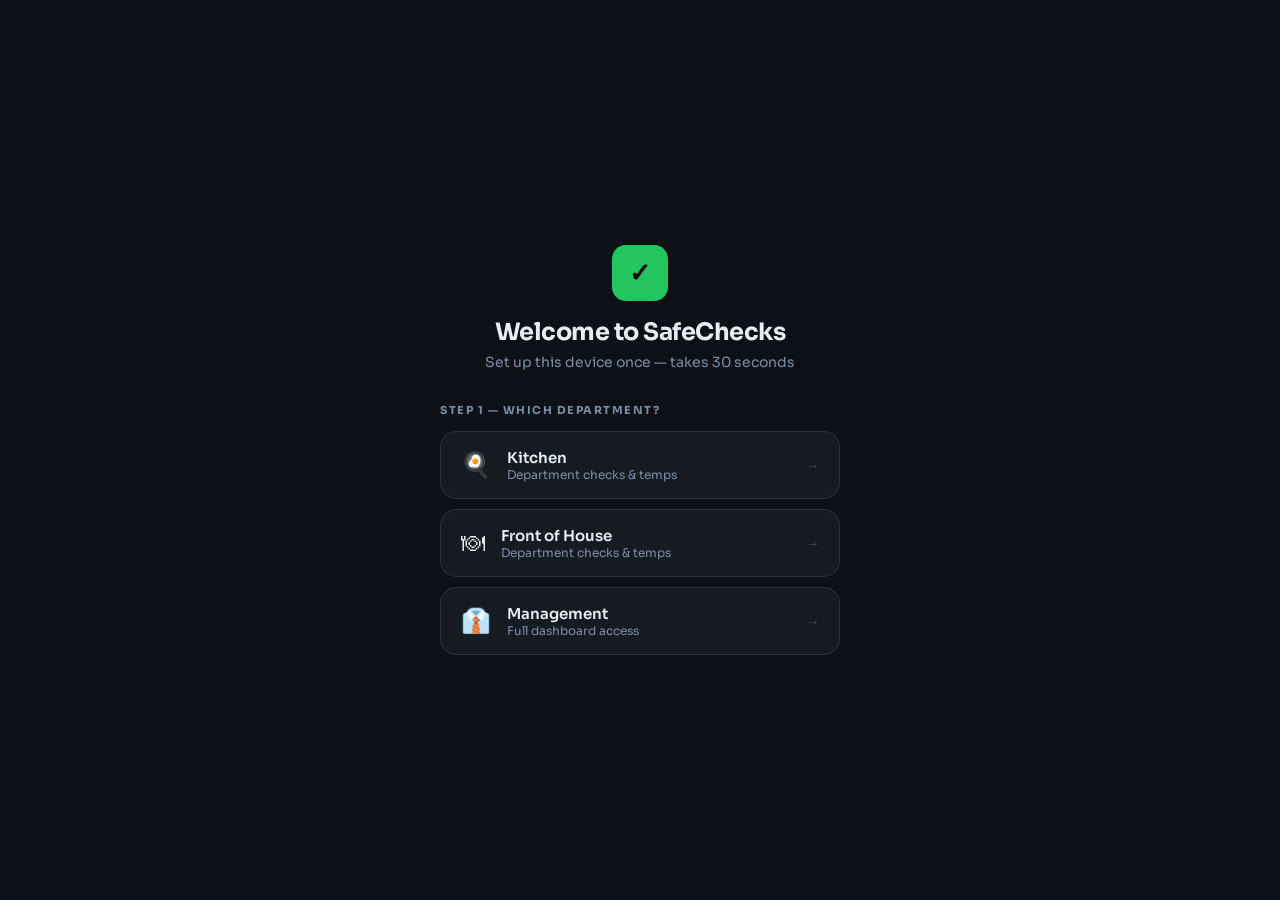
<file: index.html>
<!DOCTYPE html>
<html lang="en">
<head>
  <meta charset="UTF-8"/>
  <meta name="viewport" content="width=device-width, initial-scale=1.0, viewport-fit=cover"/>
  <meta name="theme-color" content="#0d1117"/>
  <meta name="mobile-web-app-capable" content="yes"/>
  <meta name="apple-mobile-web-app-capable" content="yes"/>
  <meta name="apple-mobile-web-app-status-bar-style" content="black-translucent"/>
  <meta name="apple-mobile-web-app-title" content="SafeChecks"/>
  <meta name="description" content="Restaurant food safety compliance — Kitchen, FOH, Management"/>
  <title>SafeChecks</title>
  <link rel="manifest" href="manifest.json"/>
  <link rel="apple-touch-icon" href="icons/icon-192.png"/>
  <link rel="icon" type="image/png" sizes="32x32" href="icons/favicon-32.png"/>
  <link rel="icon" type="image/png" sizes="16x16" href="icons/favicon-16.png"/>
  <link rel="preconnect" href="https://fonts.googleapis.com"/>
  <link rel="preconnect" href="https://fonts.gstatic.com" crossorigin/>
  <link href="https://fonts.googleapis.com/css2?family=DM+Mono:wght@400;500&family=Sora:wght@300;400;500;600;700&display=swap" rel="stylesheet"/>
  <link rel="stylesheet" href="css/style.css"/>
</head>
<body>

  <!-- HEADER -->
  <header class="app-header">
    <div class="header-inner">
      <div class="brand">
        <span class="brand-icon">✓</span>
        <span class="brand-name">SafeChecks</span>
      </div>
      <div class="header-right">
        <div id="sync-status" class="sync-status">
          <span class="sync-dot"></span>
          <span class="sync-label">Not connected</span>
        </div>
        <button id="btn-connect"    class="btn-connect"    onclick="connectGoogleSheets()">Connect Sheets</button>
        <button id="btn-disconnect" class="btn-disconnect hidden" onclick="disconnectSheets()">Disconnect</button>
      </div>
    </div>
  </header>

  <!-- NAV -->
  <nav class="tab-nav">
    <button class="tab-btn active" data-tab="dashboard" onclick="showTab('dashboard')"><span class="tab-icon">⌂</span><span class="tab-label">Dashboard</span></button>
    <button class="tab-btn" data-tab="opening"          onclick="showTab('opening')">  <span class="tab-icon">☀</span><span class="tab-label">Opening</span></button>
    <button class="tab-btn" data-tab="equipment"        onclick="showTab('equipment')"><span class="tab-icon">🌡</span><span class="tab-label">Equipment</span></button>
    <button class="tab-btn" data-tab="goods-in"         onclick="showTab('goods-in')"><span class="tab-icon">📦</span><span class="tab-label">Goods In</span></button>
    <button class="tab-btn" data-tab="probe"            onclick="showTab('probe')">    <span class="tab-icon">🍖</span><span class="tab-label">Probe</span></button>
    <button class="tab-btn" id="tab-btn-cleaning" data-tab="cleaning" onclick="showTab('cleaning')" style="display:none"><span class="tab-icon">◎</span><span class="tab-label">Cleaning</span></button>
    <button class="tab-btn" data-tab="tasks"            onclick="showTab('tasks')">    <span class="tab-icon">☑</span><span class="tab-label">Tasks</span></button>
    <button class="tab-btn" data-tab="closing"          onclick="showTab('closing')">  <span class="tab-icon">☽</span><span class="tab-label">Closing</span></button>
    <button class="tab-btn" data-tab="weekly"           onclick="showTab('weekly')">   <span class="tab-icon">▦</span><span class="tab-label">Weekly</span></button>
    <button class="tab-btn" data-tab="reports"          onclick="showTab('reports')">   <span class="tab-icon">📊</span><span class="tab-label">Reports</span></button>
    <button class="tab-btn" data-tab="history"          onclick="showTab('history')">  <span class="tab-icon">◷</span><span class="tab-label">History</span></button>
    <button class="tab-btn" data-tab="settings"         onclick="showSettingsTab()">   <span class="tab-icon">⚙</span><span class="tab-label">Settings</span></button>
  </nav>

  <main class="app-main">

    <!-- ═══════════════════════════════ DASHBOARD ═══ -->
    <section id="tab-dashboard" class="tab-section active">
      <div class="section-header">
        <h1 class="section-title">Today's Overview</h1>
        <p class="section-date" id="today-date"></p>
        <p class="section-date" id="dash-last-refresh" style="font-size:11px;opacity:0.5;margin-top:2px"></p>
      </div>
      <div id="dash-alerts" class="dash-alerts"></div>
      <div id="dashboard-grid"></div>
      <div id="weekly-review-panel"></div>
    </section>

    <!-- ═══════════════════════════════ OPENING ═════ -->
    <section id="tab-opening" class="tab-section">
      <div class="section-header">
        <h1 class="section-title">Opening Checks</h1>
        <p class="section-subtitle">Complete before service begins</p>
      </div>
      <form id="form-opening" class="checklist-form" onsubmit="return false">
        <!-- dept selector — shown for management only -->
        <div id="opening-dept-selector" class="dept-selector-bar" style="display:none">
          <span class="dept-bar-label">Submitting for:</span>
          <button class="dept-bar-btn active" data-dept="kitchen" onclick="setFormDept('opening','kitchen')">🍳 Kitchen</button>
          <button class="dept-bar-btn" data-dept="foh" onclick="setFormDept('opening','foh')">🍽 FOH</button>
        </div>
      <div id="opening-backdate-row" class="backdate-date-row" style="display:none">
        <span class="backdate-date-label">📅 Recording for</span><span class="backdate-date-badge">Backdated entry</span>
        <input type="date" id="opening-backdate-date" name="opening-backdate-date" class="backdate-date-input" autocomplete="off" onchange="onBackdateDateChange('opening', this)"/>
      </div>
        <div class="signed-by-group signed-by-top">
          <label class="notes-label">Signed off by</label>
          <select class="select-field signed-by-select" data-key="open_signed_by">
            <option value="">Select staff member...</option>
          </select>
        </div>
        <div id="opening-progress" class="draft-progress" style="display:none"></div>
        <div id="opening-banner" class="checklist-banner" style="display:none"></div>
        <!-- check groups injected by rebuildChecklist() -->
        <div class="notes-group">
          <label class="notes-label">Notes / Issues</label>
          <textarea class="notes-field" data-key="open_notes" placeholder="Any issues or comments..."></textarea>
        </div>
        <div class="form-actions">
          <button class="btn-submit" onclick="submitChecklist('opening')">
            <span>Finalise &amp; Submit</span><span class="btn-icon">→</span>
          </button>
        </div>
      </form>
    </section>

    <!-- ═══════════════════════════ EQUIPMENT TEMPS ═ -->
    <section id="tab-equipment" class="tab-section">
      <div class="section-header">
        <h1 class="section-title">Equipment Checks</h1>
        <p class="section-subtitle">Log temperatures for all equipment at once</p>
        <div id="equip-day-status" class="probe-day-status" style="margin-top:8px"></div>
      </div>
      <!-- dept selector — shown for management only, hidden via applyDeviceIdentity -->
      <div id="equip-dept-selector" class="dept-selector-bar" style="display:none">
        <span class="dept-bar-label">Viewing:</span>
        <button class="dept-bar-btn active" data-dept="kitchen" onclick="setFormDept('equipment','kitchen')">🍳 Kitchen</button>
        <button class="dept-bar-btn" data-dept="foh" onclick="setFormDept('equipment','foh')">🍽 FOH</button>
      </div>

      <div id="equipment-backdate-row" class="backdate-date-row" style="display:none">
        <span class="backdate-date-label">📅 Recording for</span><span class="backdate-date-badge">Backdated entry</span>
        <input type="date" id="equipment-backdate-date" name="equipment-backdate-date" class="backdate-date-input" autocomplete="off" onchange="onBackdateDateChange('equipment', this)"/>
      </div>
      <div class="temp-targets" style="margin:0 0 16px">
        <span class="target-chip">🧊 Fridge ≤5°C</span>
        <span class="target-chip">❄ Freezer ≤-18°C</span>
        <span class="target-chip">♨ Hot Hold ≥63°C</span>
        <span class="target-chip">🔥 Cooked ≥75°C</span>
      </div>

      <!-- Staff + probe fields -->
      <div class="equip-header-fields">
        <div class="field-group">
          <label>Logged by</label>
          <select class="select-field" id="equip-staff">
            <option value="">Select staff member...</option>
          </select>
        </div>
        <div class="field-group">
          <label>Probe / method used</label>
          <!-- EQUIPMENT TAB ONLY: Built-in Gauge + Infrared Gun
               DO NOT copy options from the Food Probe tab (id=probe-instrument).
               These two dropdowns are intentionally different. -->
          <select class="select-field" id="equip-probe">
            <option value="Built-in Gauge" selected>Built-in Gauge</option>
            <option value="Infrared Gun">Infrared Gun</option>
          </select>
        </div>
      </div>

      <!-- Equipment rows — built by buildEquipmentCheckUI() -->
      <div id="equip-check-list"></div>

      <!-- Today's log -->
      <div class="temp-log-display" style="margin-top:24px">
        <h3 class="group-title">Today's Equipment Readings</h3>
        <div class="temp-log-list" id="equip-log-list"></div>
      </div>
    </section>

    <!-- ══════════════════════════════════════════════════ GOODS IN ═════ -->
    <section id="tab-goods-in" class="tab-section">
      <div class="section-header">
        <h1 class="section-title">Goods In</h1>
        <p class="section-subtitle">Log deliveries and record temperatures</p>
      </div>

      <div id="goods-in-backdate-row" class="backdate-date-row" style="display:none">
        <span class="backdate-date-label">📅 Recording for</span><span class="backdate-date-badge">Backdated entry</span>
        <input type="date" id="goods-in-backdate-date" name="goods-in-backdate-date" class="backdate-date-input" autocomplete="off" onchange="onBackdateDateChange('goods-in', this)"/>
      </div>
      <!-- New delivery form -->
      <div id="gi-view-new">

        <div class="check-group" style="margin-bottom:12px">
          <h3 class="group-title">Supplier</h3>
          <div style="padding:12px 16px">
            <select class="select-field" id="gi-supplier">
              <option value="">Select supplier...</option>
            </select>
          </div>
        </div>

        <div class="check-group" style="margin-bottom:12px">
          <h3 class="group-title">Delivery Type</h3>
          <div class="gi-type-toggle">
            <button class="gi-type-btn gi-fresh-sel" id="gi-btn-fresh" onclick="setGIType('fresh')">
              <span class="gi-type-icon">&#x1F33F;</span>Fresh / Chilled
            </button>
            <button class="gi-type-btn" id="gi-btn-frozen" onclick="setGIType('frozen')">
              <span class="gi-type-icon">&#x2744;&#xFE0F;</span>Frozen
            </button>
            <button class="gi-type-btn" id="gi-btn-ambient" onclick="setGIType('ambient')">
              <span class="gi-type-icon">&#x1F4E6;</span>Ambient
            </button>
          </div>
        </div>

        <div class="check-group" id="gi-temp-panel" style="margin-bottom:12px">
          <h3 class="group-title">Delivery Temperature</h3>
          <div class="gi-temp-row">
            <button class="equip-stepper" type="button" onclick="stepGITemp(-1)">&#8722;</button>
            <input type="number" step="0.1" class="equip-temp-input gi-temp-input" id="gi-temp" placeholder="&#176;C"
              oninput="updateGITempHint(this.value)"/>
            <button class="equip-stepper" type="button" onclick="stepGITemp(+1)">+</button>
            <div class="gi-temp-hint" id="gi-temp-hint">&#8212;</div>
          </div>
        </div>

        <div class="check-group" style="margin-bottom:12px">
          <h3 class="group-title">Checks</h3>
          <div style="padding:12px 16px">
            <label class="gi-checkbox-row" onclick="toggleGIExpiry(this)">
              <div class="gi-checkbox" id="gi-expiry-box"></div>
              <div>
                <div style="font-size:14px;font-weight:600">Expiry dates checked</div>
                <div style="font-size:12px;color:var(--text-muted);margin-top:2px">All items within date on arrival</div>
              </div>
            </label>
          </div>
        </div>

        <div class="check-group" style="margin-bottom:12px">
          <h3 class="group-title">Outcome</h3>
          <div class="gi-outcome-btns">
            <button class="gi-outcome-btn gi-accept-sel" id="gi-btn-accept" onclick="setGIOutcome('accepted')">&#10003; Accepted</button>
            <button class="gi-outcome-btn" id="gi-btn-reject" onclick="setGIOutcome('rejected')">&#10007; Rejected</button>
          </div>
        </div>

        <div class="check-group" style="margin-bottom:12px">
          <h3 class="group-title">Notes <span style="font-weight:400;color:var(--text-muted)">(optional)</span></h3>
          <div style="padding:12px 16px">
            <textarea class="select-field" id="gi-notes" style="height:auto;min-height:52px;resize:vertical" rows="2"
              placeholder="e.g. 2 boxes rejected — use-by date tomorrow..."></textarea>
          </div>
        </div>

        <div class="check-group" style="margin-bottom:12px">
          <div style="padding:12px 16px;display:flex;align-items:center;gap:12px">
            <label style="font-size:13px;color:var(--text-muted);flex-shrink:0">Signed by</label>
            <select class="select-field" id="gi-signed-by" style="flex:1">
              <option value="">Select staff...</option>
            </select>
          </div>
        </div>

        <div style="padding:0 0 16px">
          <button class="btn-submit" onclick="submitGoodsIn()">
            <span>Submit Delivery Record</span><span class="btn-icon">&#8594;</span>
          </button>
        </div>

      </div>

      <!-- Today's log — always visible below form -->
      <div class="temp-log-display" style="margin-top:24px">
        <h3 class="group-title">Today's Deliveries <span id="gi-log-count" class="gi-count-badge" style="margin-left:6px"></span></h3>
        <div id="gi-log-list"></div>
      </div>

    </section>

    <!-- ═══════════════════════════════ FOOD PROBE ════ -->
    <section id="tab-probe" class="tab-section">
      <div class="section-header">
        <h1 class="section-title">Food Probe Checks</h1>
        <p class="section-subtitle">Core temperature of cooked food · ≥75°C to pass · min. 1 per day</p>
        <div id="food-probe-day-status" class="probe-day-status" style="margin-top:8px"></div>
      </div>

      <div class="temp-entry-form">
      <div id="probe-backdate-row" class="backdate-date-row" style="display:none">
        <span class="backdate-date-label">📅 Recording for</span><span class="backdate-date-badge">Backdated entry</span>
        <input type="date" id="probe-backdate-date" name="probe-backdate-date" class="backdate-date-input" autocomplete="off" onchange="onBackdateDateChange('probe', this)"/>
      </div>
        <div class="signed-by-group signed-by-top">
          <label class="notes-label">Logged by</label>
          <select class="select-field" id="probe-staff">
            <option value="">Select staff member...</option>
          </select>
        </div>
        <div class="temp-entry-grid">
          <div class="field-group" style="grid-column:span 2">
            <label>Product / Dish</label>
            <select class="select-field" id="probe-product">
              <option value="">Select product / dish...</option>
            </select>
          </div>
          <div class="field-group">
            <label>Core Temperature °C</label>
            <input type="number" class="text-field" id="probe-temp"
              placeholder="e.g. 78" step="0.1" min="0" max="150"/>
          </div>
          <div class="field-group">
            <label>Probe Used</label>
            <!-- FOOD PROBE TAB ONLY: Digital Probe 1, Digital Probe 2, Infrared Gun
                 DO NOT copy options from the Equipment tab (id=equip-probe).
                 These two dropdowns are intentionally different. -->
            <select class="select-field" id="probe-instrument">
              <option value="Digital Probe 1" selected>Digital Probe 1</option>
              <option value="Digital Probe 2">Digital Probe 2</option>
              <option value="Infrared Gun">Infrared Gun</option>
            </select>
          </div>
        </div>
        <div class="field-group" style="margin-bottom:14px" id="probe-action-group">
          <label>Corrective Action (if below 75°C)</label>
          <input type="text" class="text-field" id="probe-action"
            placeholder="e.g. Returned to oven, cooked further 5 mins..."/>
        </div>
        <div class="probe-cooling-wrap">
          <div class="probe-cooling-header">
            <span class="probe-cooling-icon">❄️</span>
            <label class="probe-cooling-label">Cooling time</label>
            <span class="probe-cooling-optional">optional</span>
          </div>
          <select class="select-field" id="probe-cooling-time">
            <option value="">— Served immediately</option>
            <option value="30 mins">30 mins</option>
            <option value="1 hr">1 hr</option>
            <option value="1 hr 30">1 hr 30</option>
            <option value="2 hrs">2 hrs</option>
            <option value="2 hrs 30">2 hrs 30</option>
            <option value="3 hrs">3 hrs</option>
            <option value="3 hrs 30">3 hrs 30</option>
            <option value="4 hrs">4 hrs</option>
          </select>
        </div>
        <button class="btn-submit" onclick="logFoodProbe()">
          <span>Log Food Probe Check</span><span class="btn-icon">+</span>
        </button>
      </div>

      <div class="temp-log-display" style="margin-top:24px">
        <h3 class="group-title">Today's Food Probe Readings</h3>
        <div class="temp-log-list" id="food-probe-log-list">
          <p class="empty-state">No food probe checks logged today yet.</p>
        </div>
      </div>
    </section>

    <!-- ═══════════════════════════════ CLEANING ════ -->
    <section id="tab-cleaning" class="tab-section">
      <div class="section-header">
        <h1 class="section-title">Cleaning Schedule</h1>
        <p class="section-subtitle">Your department's cleaning checklist</p>
      </div>
      <form id="form-cleaning" class="checklist-form" onsubmit="return false">
        <!-- dept selector — shown for management only -->
        <div id="cleaning-dept-selector" class="dept-selector-bar" style="display:none">
          <span class="dept-bar-label">Submitting for:</span>
          <button class="dept-bar-btn active" data-dept="kitchen" onclick="setFormDept('cleaning','kitchen')">🍳 Kitchen</button>
          <button class="dept-bar-btn" data-dept="foh" onclick="setFormDept('cleaning','foh')">🍽 FOH</button>
        </div>
        <div id="cleaning-backdate-row" class="backdate-date-row" style="display:none">
        <span class="backdate-date-label">📅 Recording for</span><span class="backdate-date-badge">Backdated entry</span>
        <input type="date" id="cleaning-backdate-date" name="cleaning-backdate-date" class="backdate-date-input" autocomplete="off" onchange="onBackdateDateChange('cleaning', this)"/>
      </div>
        <div class="signed-by-group signed-by-top">
          <label class="notes-label">Signed off by</label>
          <select class="select-field signed-by-select" data-key="clean_signed_by">
            <option value="">Select staff member...</option>
          </select>
        </div>
        <div id="cleaning-progress" class="draft-progress" style="display:none"></div>
        <div id="cleaning-banner" class="checklist-banner" style="display:none"></div>
        <!-- check groups injected by rebuildChecklist() -->
        <div class="notes-group">
          <label class="notes-label">Notes / Issues</label>
          <textarea class="notes-field" data-key="clean_notes" placeholder="Any issues or comments..."></textarea>
        </div>
        <div class="form-actions">
          <button class="btn-submit" onclick="submitChecklist('cleaning')">
            <span>Finalise &amp; Submit</span><span class="btn-icon">→</span>
          </button>
        </div>
      </form>
    </section>

    <!-- ═══════════════════════════════ CLOSING ═════ -->
    <section id="tab-closing" class="tab-section">
      <div class="section-header">
        <h1 class="section-title">Closing Checks</h1>
        <p class="section-subtitle">Complete before locking up</p>
      </div>
      <form id="form-closing" class="checklist-form" onsubmit="return false">
        <!-- dept selector — shown for management only -->
        <div id="closing-dept-selector" class="dept-selector-bar" style="display:none">
          <span class="dept-bar-label">Submitting for:</span>
          <button class="dept-bar-btn active" data-dept="kitchen" onclick="setFormDept('closing','kitchen')">🍳 Kitchen</button>
          <button class="dept-bar-btn" data-dept="foh" onclick="setFormDept('closing','foh')">🍽 FOH</button>
        </div>
      <div id="closing-backdate-row" class="backdate-date-row" style="display:none">
        <span class="backdate-date-label">📅 Recording for</span><span class="backdate-date-badge">Backdated entry</span>
        <input type="date" id="closing-backdate-date" name="closing-backdate-date" class="backdate-date-input" autocomplete="off" onchange="onBackdateDateChange('closing', this)"/>
      </div>
        <div class="signed-by-group signed-by-top">
          <label class="notes-label">Signed off by</label>
          <select class="select-field signed-by-select" data-key="close_signed_by">
            <option value="">Select staff member...</option>
          </select>
        </div>
        <div id="closing-progress" class="draft-progress" style="display:none"></div>
        <div id="closing-banner" class="checklist-banner" style="display:none"></div>
        <!-- check groups injected by rebuildChecklist() -->
        <!-- Undone weekly tasks — visible to management on Sat/Sun -->
        <div id="undone-tasks-section" style="display:none"></div>
        <div class="notes-group">
          <label class="notes-label">Notes / Issues</label>
          <textarea class="notes-field" data-key="close_notes" placeholder="Any issues or comments..."></textarea>
        </div>
        <div class="form-actions">
          <button class="btn-submit" onclick="submitChecklist('closing')">
            <span>Finalise &amp; Submit</span><span class="btn-icon">→</span>
          </button>
        </div>
      </form>
    </section>

    <!-- ═══════════════════════════════ WEEKLY ══════ -->
    <section id="tab-weekly" class="tab-section">
      <div class="section-header">
        <h1 class="section-title">Weekly Review</h1>
        <p class="section-subtitle">Manager compliance summary</p>
      </div>
      <div class="week-selector-bar">
        <label class="week-selector-label">Completing review for:</label>
        <select class="week-selector-select" id="weekly-week-select" onchange="onWeekSelectChange()">
          <option value="">Loading weeks...</option>
        </select>
      </div>
      <form id="form-weekly" class="checklist-form" onsubmit="return false">
        <!-- check groups injected by rebuildChecklist() -->
        <div class="notes-group">
          <label class="notes-label">Issues This Week</label>
          <textarea class="notes-field" data-key="weekly_issues" placeholder="Any issues, incidents or actions required..."></textarea>
        </div>
        <div class="notes-group">
          <label class="notes-label">Actions for Next Week</label>
          <textarea class="notes-field" data-key="weekly_actions" placeholder="Follow-up actions, maintenance, training..."></textarea>
        </div>
        <div class="rating-group">
          <label class="notes-label">Overall Compliance This Week</label>
          <div class="rating-buttons">
            <button type="button" class="rating-btn" onclick="setRating('Excellent',this)">Excellent</button>
            <button type="button" class="rating-btn" onclick="setRating('Good',this)">Good</button>
            <button type="button" class="rating-btn" onclick="setRating('Satisfactory',this)">Satisfactory</button>
            <button type="button" class="rating-btn" onclick="setRating('Needs Improvement',this)">Needs Improvement</button>
          </div>
        </div>
        <div class="signed-by-group">
          <label class="notes-label">Manager Sign-Off</label>
          <select class="select-field signed-by-select" data-key="weekly_signed_by">
            <option value="">Select staff member...</option>
          </select>
        </div>
        <div class="form-actions">
          <button class="btn-submit" onclick="submitChecklist('weekly')">
            <span>Submit Weekly Review</span><span class="btn-icon">→</span>
          </button>
        </div>
      </form>
    </section>

    <!-- ═══════════════════════════════ TASKS ══════ -->
    <section id="tab-tasks" class="tab-section">
      <div class="section-header">
        <h1 class="section-title">Weekly Tasks</h1>
        <p class="section-subtitle" id="tasks-week-label"></p>
      </div>
      <div class="tasks-legend">
        <span class="legend-item"><span class="legend-dot done"></span>Done</span>
        <span class="legend-item"><span class="legend-dot overdue"></span>Overdue</span>
        <span class="legend-item"><span class="legend-dot pending"></span>Pending</span>
      </div>
      <div id="tasks-week-view"></div>
    </section>

    <!-- ═══════════════════════════════ HISTORY ═════ -->
    <section id="tab-history" class="tab-section">
      <div class="section-header">
        <h1 class="section-title">History</h1>
        <p class="section-subtitle">Your department's compliance records</p>
      </div>
      <div class="history-quick-dates">
        <button class="quick-date-btn" onclick="setHistoryQuickDate('today')">Today</button>
        <button class="quick-date-btn" onclick="setHistoryQuickDate('yesterday')">Yesterday</button>
        <button class="quick-date-btn" onclick="setHistoryQuickDate('week')">This Week</button>
      </div>
      <div class="history-filters">
        <select class="select-field" id="history-type">
          <option value="all">All Check Types</option>
          <option value="opening">Opening Checks</option>
          <option value="temperature">Equipment Temperatures</option>
          <option value="food_probe">Food Probe Checks</option>
          <option value="cleaning">Cleaning Schedule</option>
          <option value="closing">Closing Checks</option>
          <option value="weekly">Weekly Review</option>
          <option value="task_completion">Tasks</option>
        </select>
        <input type="date" class="text-field" id="history-date-from" onchange="onHistoryFilterChange()"/>
        <input type="date" class="text-field" id="history-date-to" onchange="onHistoryFilterChange()"/>
        <button class="btn-filter" onclick="onHistoryFilterChange()">Filter</button>
      </div>
      <div class="history-actions">
        <button class="btn-export" onclick="exportToCSV()">⬇ Export CSV</button>
        <button class="btn-export btn-export-sheets" onclick="openSheetsUrl()">↗ View in Sheets</button>
      </div>
      <div id="history-list" class="history-list"></div>
    </section>

    <!-- ═══════════════════════════════ REPORTS ════ -->
    <section id="tab-reports" class="tab-section">
      <div class="section-header">
        <h1 class="section-title">Reports</h1>
        <p class="section-subtitle">Daily &amp; weekly compliance reports</p>
      </div>

      <!-- Mode switcher -->
      <div class="report-mode-bar">
        <button id="report-mode-daily" class="report-mode-btn active" onclick="switchReportMode('daily')">Daily Report</button>
        <button id="report-mode-weekly" class="report-mode-btn" onclick="switchReportMode('weekly')">Weekly Report</button>
        <button id="report-refresh-btn" class="report-print-btn" onclick="refreshReport()">↻ Refresh</button>
        <button class="report-print-btn" onclick="printReport()">🖨 Print</button>
        <button class="report-print-btn report-email-btn" onclick="openEmailModal()">✉ Email</button>
      </div>

      <!-- Email modal -->
      <div id="email-report-modal" style="display:none;position:fixed;inset:0;background:rgba(0,0,0,0.7);z-index:9999;align-items:center;justify-content:center">
        <div style="background:var(--bg-card);border:1px solid var(--border-light);border-radius:12px;padding:24px;width:90%;max-width:420px;box-shadow:0 8px 32px rgba(0,0,0,0.6)">
          <p style="margin:0 0 4px;font-weight:700;font-size:15px;color:var(--text)">Email Report</p>
          <p id="email-modal-subtitle" style="margin:0 0 16px;font-size:12px;color:var(--text-muted)"></p>
          <label style="font-size:12px;color:var(--text-dim);display:block;margin-bottom:6px">Recipients (comma-separated)</label>
          <textarea id="email-modal-recipients" class="text-field" rows="3" style="width:100%;box-sizing:border-box;font-size:13px;resize:vertical;background:var(--bg-input);color:var(--text);border:1px solid var(--border);border-radius:6px;padding:8px"></textarea>
          <div style="display:flex;gap:10px;margin-top:16px;justify-content:flex-end">
            <button class="btn-cancel" onclick="closeEmailModal()">Cancel</button>
            <button class="btn-submit" id="email-modal-send-btn" onclick="sendReportEmail()" style="min-width:80px">Send</button>
          </div>
        </div>
      </div>

      <!-- Daily controls -->
      <div id="report-daily-controls" class="report-controls" style="display:flex">
        <label class="report-control-label">Date</label>
        <input type="date" id="report-daily-date" class="text-field report-date-input" onchange="renderReport()"/>
      </div>

      <!-- Weekly controls -->
      <div id="report-weekly-controls" class="report-controls" style="display:none">
        <label class="report-control-label">Week</label>
        <select id="report-week-select" class="select-field report-week-select" onchange="renderReport()"></select>
      </div>

      <!-- Report output -->
      <div id="report-output" class="report-output"></div>
    </section>

    <!-- ═══════════════════════════════ SETTINGS ════ -->
    <section id="tab-settings" class="tab-section">
      <div class="section-header">
        <h1 class="section-title">Settings</h1>
        <p class="section-subtitle">Restaurant, departments, staff & checklists</p>
      </div>

      <div class="settings-tabs">
        <button class="settings-tab-btn active" data-settings-tab="restaurant" onclick="showSettingsSection('restaurant')">Restaurant</button>
        <button class="settings-tab-btn" data-settings-tab="trading"   onclick="showSettingsSection('trading')">Trading Days</button>
        <button class="settings-tab-btn" data-settings-tab="tasks-cfg"  onclick="showSettingsSection('tasks-cfg')">Tasks</button>
        <button class="settings-tab-btn" data-settings-tab="suppliers"  onclick="showSettingsSection('suppliers')">Suppliers</button>
        <button class="settings-tab-btn" data-settings-tab="staff"      onclick="showSettingsSection('staff')">Staff</button>
        <button class="settings-tab-btn" data-settings-tab="equipment"  onclick="showSettingsSection('equipment')">Equipment</button>
        <button class="settings-tab-btn" data-settings-tab="probes"     onclick="showSettingsSection('probes')">Probe Products</button>
        <button class="settings-tab-btn" data-settings-tab="checks"     onclick="showSettingsSection('checks')">Checklists</button>
        <button class="settings-tab-btn" data-settings-tab="email"     onclick="showSettingsSection('email')">Email Reports</button>
        <button class="settings-tab-btn" data-settings-tab="features"  onclick="showSettingsSection('features')">Features</button>
        <button class="settings-tab-btn" data-settings-tab="security"   onclick="showSettingsSection('security')">Security</button>
      </div>

      <!-- RESTAURANT -->
      <div id="settings-panel-restaurant" class="settings-panel active">
        <div class="check-group">
          <h3 class="group-title">Restaurant Information</h3>
          <div style="padding:16px 20px;display:flex;flex-direction:column;gap:14px">
            <div class="field-group">
              <label class="fl">Restaurant Name</label>
              <input type="text" id="set-restaurant-name" class="text-field" placeholder="My Restaurant"/>
            </div>
          </div>
        </div>
        <div class="check-group" style="margin-top:14px">
          <h3 class="group-title">🍳 Kitchen Hours</h3>
          <div style="padding:14px 20px;display:grid;grid-template-columns:1fr 1fr;gap:12px">
            <div class="field-group"><label class="fl">Opens</label><input type="time" id="set-kitchen-open" class="text-field"/></div>
            <div class="field-group"><label class="fl">Closes</label><input type="time" id="set-kitchen-close" class="text-field"/></div>
          </div>
        </div>
        <div class="check-group" style="margin-top:14px">
          <h3 class="group-title">🍽 Front of House Hours</h3>
          <div style="padding:14px 20px;display:grid;grid-template-columns:1fr 1fr;gap:12px">
            <div class="field-group"><label class="fl">Opens</label><input type="time" id="set-foh-open" class="text-field"/></div>
            <div class="field-group"><label class="fl">Closes</label><input type="time" id="set-foh-close" class="text-field"/></div>
          </div>
        </div>
        <div class="check-group" style="margin-top:14px">
          <h3 class="group-title">Display Theme</h3>
          <div class="theme-toggle-row">
            <div>
              <div class="theme-toggle-label">Interface colour</div>
              <div class="theme-toggle-sub">Per device — not synced</div>
            </div>
            <div class="theme-switcher">
              <button class="theme-btn" data-theme="dark"  onclick="setTheme('dark')">🌙 Dark</button>
              <button class="theme-btn" data-theme="light" onclick="setTheme('light')">☀ Light</button>
            </div>
          </div>
        </div>
        <div class="form-actions" style="margin-top:16px">
          <button class="btn-submit" onclick="saveRestaurantInfo()"><span>Save</span><span class="btn-icon">→</span></button>
        </div>
      </div>

      <!-- STAFF -->
      <div id="settings-panel-staff" class="settings-panel">
        <div class="check-group" style="margin-bottom:16px">
          <h3 class="group-title">Add New Staff Member</h3>
          <div style="padding:14px 20px;display:flex;flex-direction:column;gap:10px">
            <div style="display:grid;grid-template-columns:1fr 1fr;gap:10px">
              <div class="field-group">
                <label class="fl">Name</label>
                <input type="text" id="new-staff-name" class="text-field" placeholder="e.g. Jane Smith"/>
              </div>
              <div class="field-group">
                <label class="fl">Department</label>
                <select id="new-staff-dept" class="select-field">
                  <option value="kitchen">🍳 Kitchen</option>
                  <option value="foh">🍽 Front of House</option>
                  <option value="mgmt">👔 Management</option>
                </select>
              </div>
            </div>
            <div class="field-group">
              <label class="fl">Role</label>
              <select id="new-staff-role" class="select-field">
                <option value="Manager">Manager</option>
                <option value="Head Chef">Head Chef</option>
                <option value="Chef">Chef</option>
                <option value="Sous Chef">Sous Chef</option>
                <option value="Kitchen Porter">Kitchen Porter</option>
                <option value="FOH Supervisor">FOH Supervisor</option>
                <option value="Front of House">Front of House</option>
                <option value="Bar">Bar</option>
                <option value="Supervisor">Supervisor</option>
              </select>
            </div>
            <button class="btn-submit" style="padding:12px" onclick="addStaff()"><span>Add Staff Member</span><span class="btn-icon">+</span></button>
          </div>
        </div>
        <div class="check-group">
          <h3 class="group-title">Staff by Department</h3>
          <div id="staff-list"></div>
        </div>
      </div>

      <!-- EQUIPMENT -->
      <div id="settings-panel-equipment" class="settings-panel">
        <div class="check-group" style="margin-bottom:16px">
          <h3 class="group-title">Add Equipment / Location</h3>
          <div style="padding:14px 20px;display:flex;flex-direction:column;gap:10px">
            <div class="field-group">
              <label class="fl">Name</label>
              <input type="text" id="new-equip-name" class="text-field" placeholder="e.g. Prep Fridge 3"/>
            </div>
            <div style="display:grid;grid-template-columns:1fr 1fr;gap:10px">
              <div class="field-group">
                <label class="fl">Type</label>
                <select id="new-equip-type" class="select-field">
                  <option value="fridge">🧊 Fridge (1–5°C)</option>
                  <option value="freezer">❄ Freezer (-18°C)</option>
                  <option value="oven">🔥 Oven / Cooking (75°C+)</option>
                  <option value="hothold">♨ Hot Hold (63°C+)</option>
                  <option value="other">⊕ Other</option>
                </select>
              </div>
              <div class="field-group">
                <label class="fl">Department</label>
                <select id="new-equip-dept" class="select-field">
                  <option value="kitchen">🍳 Kitchen</option>
                  <option value="foh">🍽 Front of House</option>
                  <option value="shared">📦 Shared</option>
                </select>
              </div>
            </div>
            <button class="btn-submit" style="padding:12px" onclick="addEquipment()"><span>Add Equipment</span><span class="btn-icon">+</span></button>
          </div>
        </div>
        <div class="check-group">
          <h3 class="group-title">Equipment by Department</h3>
          <div id="equipment-list"></div>
        </div>
      </div>

      <!-- PROBE PRODUCTS -->
      <div id="settings-panel-probes" class="settings-panel">
        <p style="font-size:13px;color:var(--text-muted);margin-bottom:16px;line-height:1.5">
          🍖 Kitchen only — staff select from this list when logging food probe checks. Keeps records consistent.
        </p>
        <div class="check-group" style="margin-bottom:16px">
          <h3 class="group-title">Add Product / Dish</h3>
          <div style="padding:14px 20px;display:flex;gap:10px">
            <input type="text" id="new-probe-product" class="text-field"
              placeholder="e.g. Chicken thigh, Pork belly..." style="flex:1"/>
            <button class="btn-filter" onclick="addProbeProduct()">+ Add</button>
          </div>
        </div>
        <div class="check-group">
          <h3 class="group-title">Products List</h3>
          <div id="probe-product-list"></div>
        </div>
      </div>

      <!-- SUPPLIERS -->
      <div id="settings-panel-suppliers" class="settings-panel">
        <p style="font-size:13px;color:var(--text-muted);margin-bottom:16px;line-height:1.5">
          📦 Suppliers listed here appear in the Goods In delivery dropdown. Keeps records consistent.
        </p>
        <div class="check-group" style="margin-bottom:16px">
          <h3 class="group-title">Add Supplier</h3>
          <div style="padding:14px 20px;display:flex;gap:10px">
            <input type="text" id="new-supplier" class="text-field"
              placeholder="e.g. Fresh Direct Ltd…" style="flex:1"/>
            <button class="btn-filter" onclick="addSupplier()">+ Add</button>
          </div>
        </div>
        <div class="check-group">
          <h3 class="group-title">Supplier List</h3>
          <div id="supplier-list"></div>
        </div>
      </div>

      <!-- CHECKLISTS -->
      <div id="settings-panel-checks" class="settings-panel">
        <p style="font-size:13px;color:var(--text-muted);margin-bottom:16px;line-height:1.5">
          Toggle checks on/off, reorder or add custom checks. Shared checks appear in every department's list.
        </p>

        <!-- SHARED -->
        <div class="check-group" style="margin-bottom:14px">
          <h3 class="group-title">🔗 Shared — Opening (all departments)</h3>
          <div id="checklist-editor-shared-opening"></div>
          <div style="padding:10px 20px;display:flex;gap:8px;border-top:1px solid var(--border)">
            <input type="text" id="new-check-shared-opening" class="text-field" placeholder="Add shared opening check..." style="flex:1"/>
            <button class="btn-filter" onclick="addCustomCheck('sharedChecks','opening','new-check-shared-opening')">+ Add</button>
          </div>
        </div>
        <div class="check-group" style="margin-bottom:20px">
          <h3 class="group-title">🔗 Shared — Closing (all departments)</h3>
          <div id="checklist-editor-shared-closing"></div>
          <div style="padding:10px 20px;display:flex;gap:8px;border-top:1px solid var(--border)">
            <input type="text" id="new-check-shared-closing" class="text-field" placeholder="Add shared closing check..." style="flex:1"/>
            <button class="btn-filter" onclick="addCustomCheck('sharedChecks','closing','new-check-shared-closing')">+ Add</button>
          </div>
        </div>

        <!-- KITCHEN -->
        <div class="dept-checks-header" style="color:var(--opening)">🍳 Kitchen Checks</div>
        <div class="check-group" style="margin-bottom:10px">
          <h3 class="group-title">Opening</h3>
          <div id="checklist-editor-kitchen-opening"></div>
          <div style="padding:10px 20px;display:flex;gap:8px;border-top:1px solid var(--border)">
            <input type="text" id="new-check-kitchen-opening" class="text-field" placeholder="Add custom check..." style="flex:1"/>
            <button class="btn-filter" onclick="addCustomCheck('checks.kitchen','opening','new-check-kitchen-opening')">+ Add</button>
          </div>
        </div>
        <div class="check-group" style="margin-bottom:10px">
          <h3 class="group-title">Cleaning</h3>
          <div id="checklist-editor-kitchen-cleaning"></div>
          <div style="padding:10px 20px;display:flex;gap:8px;border-top:1px solid var(--border)">
            <input type="text" id="new-check-kitchen-cleaning" class="text-field" placeholder="Add custom check..." style="flex:1"/>
            <button class="btn-filter" onclick="addCustomCheck('checks.kitchen','cleaning','new-check-kitchen-cleaning')">+ Add</button>
          </div>
        </div>
        <div class="check-group" style="margin-bottom:20px">
          <h3 class="group-title">Closing</h3>
          <div id="checklist-editor-kitchen-closing"></div>
          <div style="padding:10px 20px;display:flex;gap:8px;border-top:1px solid var(--border)">
            <input type="text" id="new-check-kitchen-closing" class="text-field" placeholder="Add custom check..." style="flex:1"/>
            <button class="btn-filter" onclick="addCustomCheck('checks.kitchen','closing','new-check-kitchen-closing')">+ Add</button>
          </div>
        </div>

        <!-- FOH -->
        <div class="dept-checks-header" style="color:var(--temp)">🍽 Front of House Checks</div>
        <div class="check-group" style="margin-bottom:10px">
          <h3 class="group-title">Opening</h3>
          <div id="checklist-editor-foh-opening"></div>
          <div style="padding:10px 20px;display:flex;gap:8px;border-top:1px solid var(--border)">
            <input type="text" id="new-check-foh-opening" class="text-field" placeholder="Add custom check..." style="flex:1"/>
            <button class="btn-filter" onclick="addCustomCheck('checks.foh','opening','new-check-foh-opening')">+ Add</button>
          </div>
        </div>
        <div class="check-group" style="margin-bottom:10px">
          <h3 class="group-title">Cleaning</h3>
          <div id="checklist-editor-foh-cleaning"></div>
          <div style="padding:10px 20px;display:flex;gap:8px;border-top:1px solid var(--border)">
            <input type="text" id="new-check-foh-cleaning" class="text-field" placeholder="Add custom check..." style="flex:1"/>
            <button class="btn-filter" onclick="addCustomCheck('checks.foh','cleaning','new-check-foh-cleaning')">+ Add</button>
          </div>
        </div>
        <div class="check-group" style="margin-bottom:20px">
          <h3 class="group-title">Closing</h3>
          <div id="checklist-editor-foh-closing"></div>
          <div style="padding:10px 20px;display:flex;gap:8px;border-top:1px solid var(--border)">
            <input type="text" id="new-check-foh-closing" class="text-field" placeholder="Add custom check..." style="flex:1"/>
            <button class="btn-filter" onclick="addCustomCheck('checks.foh','closing','new-check-foh-closing')">+ Add</button>
          </div>
        </div>

        <!-- MANAGEMENT -->
        <div class="dept-checks-header" style="color:var(--success)">👔 Management Checks</div>
        <div class="check-group" style="margin-bottom:14px">
          <h3 class="group-title">Weekly Review</h3>
          <div id="checklist-editor-mgmt-weekly"></div>
          <div style="padding:10px 20px;display:flex;gap:8px;border-top:1px solid var(--border)">
            <input type="text" id="new-check-mgmt-weekly" class="text-field" placeholder="Add custom weekly check..." style="flex:1"/>
            <button class="btn-filter" onclick="addCustomCheck('checks.mgmt','weekly','new-check-mgmt-weekly')">+ Add</button>
          </div>
        </div>
      </div>

      <!-- TASKS CONFIG -->
      <div id="settings-panel-tasks-cfg" class="settings-panel">
        <p style="font-size:13px;color:var(--text-muted);margin-bottom:16px;line-height:1.5">
          Recurring tasks appear on their assigned day according to their frequency. Staff can also add one-off tasks from the Tasks tab.
        </p>
        <div class="check-group" style="margin-bottom:16px">
          <h3 class="group-title">Add Recurring Task</h3>
          <div style="padding:14px 20px;display:flex;flex-direction:column;gap:10px">
            <div class="field-group">
              <label class="fl">Task Description</label>
              <input type="text" id="new-task-label" class="text-field" placeholder="e.g. Deep clean walk-in fridge"/>
            </div>
            <div style="display:grid;grid-template-columns:1fr 1fr;gap:10px">
              <div class="field-group">
                <label class="fl">Day</label>
                <select id="new-task-day" class="select-field">
                  <option value="monday">Monday</option>
                  <option value="tuesday">Tuesday</option>
                  <option value="wednesday">Wednesday</option>
                  <option value="thursday">Thursday</option>
                  <option value="friday">Friday</option>
                  <option value="saturday">Saturday</option>
                  <option value="sunday">Sunday</option>
                </select>
              </div>
              <div class="field-group">
                <label class="fl">Department</label>
                <select id="new-task-dept" class="select-field">
                  <option value="kitchen">🍳 Kitchen</option>
                  <option value="foh">🍽 Front of House</option>
                </select>
              </div>
            </div>
            <div class="field-group">
              <label class="fl">Frequency</label>
              <div style="display:flex;flex-direction:column;gap:6px">
                <label style="display:flex;align-items:center;gap:8px;background:var(--bg-input);border:1px solid var(--border);border-radius:6px;padding:9px 12px;cursor:pointer">
                  <input type="radio" name="new-task-freq" value="every" checked style="accent-color:var(--success)"/>
                  <span style="font-size:13px;color:var(--text)">Every week</span>
                </label>
                <label style="display:flex;align-items:center;gap:8px;background:var(--bg-input);border:1px solid var(--border);border-radius:6px;padding:9px 12px;cursor:pointer">
                  <input type="radio" name="new-task-freq" value="first" style="accent-color:var(--success)"/>
                  <span style="font-size:13px;color:var(--text)">First week of month</span>
                </label>
                <label style="display:flex;align-items:center;gap:8px;background:var(--bg-input);border:1px solid var(--border);border-radius:6px;padding:9px 12px;cursor:pointer">
                  <input type="radio" name="new-task-freq" value="last" style="accent-color:var(--success)"/>
                  <span style="font-size:13px;color:var(--text)">Last week of month</span>
                </label>
                <label style="display:flex;align-items:center;gap:8px;background:var(--bg-input);border:1px solid var(--border);border-radius:6px;padding:9px 12px;cursor:pointer">
                  <input type="radio" name="new-task-freq" value="odd" style="accent-color:var(--success)"/>
                  <span style="font-size:13px;color:var(--text)">Fortnightly — weeks 1 &amp; 3</span>
                </label>
                <label style="display:flex;align-items:center;gap:8px;background:var(--bg-input);border:1px solid var(--border);border-radius:6px;padding:9px 12px;cursor:pointer">
                  <input type="radio" name="new-task-freq" value="even" style="accent-color:var(--success)"/>
                  <span style="font-size:13px;color:var(--text)">Fortnightly — weeks 2 &amp; 4</span>
                </label>
              </div>
            </div>
            <button class="btn-submit" style="padding:12px" onclick="addRecurringTask()">
              <span>Add Recurring Task</span><span class="btn-icon">+</span>
            </button>
          </div>
        </div>
        <div class="check-group">
          <h3 class="group-title">Recurring Tasks by Department</h3>
          <div id="task-editor-list"></div>
        </div>
      </div>

      <!-- SECURITY -->
      <div id="settings-panel-security" class="settings-panel">
        <div class="check-group" style="margin-bottom:16px">
          <h3 class="group-title">App Version</h3>
          <div style="padding:14px 20px;display:flex;flex-direction:column;gap:8px">
            <div style="display:flex;align-items:center;justify-content:space-between">
              <span style="font-size:13px;color:var(--text-muted)">Running version</span>
              <span id="settings-version-display" style="font-family:var(--mono);font-size:13px;color:var(--success);font-weight:700"></span>
            </div>
            <div style="display:flex;align-items:center;justify-content:space-between">
              <span style="font-size:13px;color:var(--text-muted)">Last synced</span>
              <span id="settings-last-sync" style="font-family:var(--mono);font-size:13px;color:var(--text-muted)">—</span>
            </div>
            <div style="display:flex;align-items:center;justify-content:space-between">
              <span style="font-size:13px;color:var(--text-muted)">Records in local cache</span>
              <span id="settings-record-count" style="font-family:var(--mono);font-size:13px;color:var(--text-muted)">—</span>
            </div>
            <button class="btn-submit" style="margin-top:4px" onclick="forceSyncNow()">
              <span>Force Sync Now</span><span class="btn-icon">↻</span>
            </button>
          </div>
        </div>
        <div class="check-group">
          <h3 class="group-title">This Device</h3>
          <div style="padding:16px 20px">
            <div id="device-identity-display" style="font-size:14px;color:var(--text-muted);margin-bottom:16px;line-height:1.7"></div>
            <button class="btn-submit" onclick="showReassignDeviceModal()"><span>Reassign This Device</span><span class="btn-icon">↺</span></button>
          </div>
        </div>
        <div class="check-group" style="margin-top:14px">
          <h3 class="group-title">Manager PIN</h3>
          <div style="padding:16px 20px">
            <p style="font-size:13px;color:var(--text-muted);margin-bottom:16px;line-height:1.6">
              Default PIN is <strong style="color:var(--text);font-family:var(--mono)">1234</strong> — change it before going live.
            </p>
            <button class="btn-submit" onclick="showChangePinModal()"><span>Change PIN</span><span class="btn-icon">🔒</span></button>
          </div>
        </div>
        <div class="check-group" style="margin-top:14px">
          <h3 class="group-title">Google Sheets</h3>
          <div style="padding:14px 20px">
            <button class="btn-submit" onclick="connectGoogleSheets()"><span>Configure Sheets Connection</span><span class="btn-icon">↗</span></button>
          </div>
        </div>
        <div class="check-group reset-today-card" style="margin-top:14px">
          <h3 class="group-title" style="color:var(--danger)">Reset Today's Data</h3>
          <div style="padding:16px 20px">
            <p style="font-size:13px;color:var(--text-muted);margin-bottom:16px;line-height:1.6">
              Clears selected submissions from today on this device only. Use this to correct wrong submissions — data already in Google Sheets is not affected.
            </p>
            <button class="btn-danger" onclick="showResetTodayModal()"><span>Reset Today's Data</span><span class="btn-icon">↺</span></button>
          </div>
        </div>
        <div class="check-group" style="margin-top:14px;border:1px solid var(--danger);border-radius:var(--radius)">
          <h3 class="group-title" style="color:var(--danger)">Wipe All Data</h3>
          <div style="padding:16px 20px">
            <p style="font-size:13px;color:var(--text-muted);margin-bottom:16px;line-height:1.6">
              Permanently deletes <strong style="color:var(--text)">all records</strong> from this device and from Google Sheets. Use before go-live to clear test data. Settings, staff, equipment and configuration are not affected.
            </p>
            <button class="btn-danger" onclick="showWipeDataModal()"><span>Wipe All Data</span><span class="btn-icon">🗑</span></button>
          </div>
        </div>
      </div>



      <!-- ── Trading Days settings panel ── -->
      <div id="settings-panel-trading" class="settings-panel">

        <div class="check-group">
          <h3 class="group-title">Site Status</h3>
          <div style="padding:16px 20px">
            <p style="font-size:13px;color:var(--text-muted);margin-bottom:16px;line-height:1.6">
              Toggle the master switch off when closing for a period — holidays, refurbishment, etc.
              The dashboard will grey out, no alerts will fire, and the nightly email will not flag missing checks.
              Toggle back on when reopening.
            </p>
            <label class="check-item" style="display:flex;align-items:center;gap:12px;cursor:pointer">
              <input type="checkbox" id="trading-master-toggle" checked onchange="saveTradingMaster()" style="width:20px;height:20px"/>
              <div>
                <div style="font-size:14px;font-weight:600;color:var(--text)">Open for trading</div>
                <div style="font-size:12px;color:var(--text-muted);margin-top:2px">Turn off when closed for a period</div>
              </div>
            </label>
          </div>
        </div>

        <div class="check-group" style="margin-top:14px">
          <h3 class="group-title">Regular Closed Days</h3>
          <div style="padding:16px 20px">
            <p style="font-size:13px;color:var(--text-muted);margin-bottom:16px;line-height:1.6">
              Untick days each department is regularly closed. Closed days will be greyed out on the dashboard and weekly report.
            </p>
            <div class="trading-dept-row">
              <div class="trading-dept-label">🍳 Kitchen</div>
              <div class="trading-day-toggles"><label class="trading-day-toggle"><input type="checkbox" id="trading-kitchen-mon" checked onchange="saveTradingDay('kitchen','mon')"><span>Mon</span></label><label class="trading-day-toggle"><input type="checkbox" id="trading-kitchen-tue" checked onchange="saveTradingDay('kitchen','tue')"><span>Tue</span></label><label class="trading-day-toggle"><input type="checkbox" id="trading-kitchen-wed" checked onchange="saveTradingDay('kitchen','wed')"><span>Wed</span></label><label class="trading-day-toggle"><input type="checkbox" id="trading-kitchen-thu" checked onchange="saveTradingDay('kitchen','thu')"><span>Thu</span></label><label class="trading-day-toggle"><input type="checkbox" id="trading-kitchen-fri" checked onchange="saveTradingDay('kitchen','fri')"><span>Fri</span></label><label class="trading-day-toggle"><input type="checkbox" id="trading-kitchen-sat" checked onchange="saveTradingDay('kitchen','sat')"><span>Sat</span></label><label class="trading-day-toggle"><input type="checkbox" id="trading-kitchen-sun" checked onchange="saveTradingDay('kitchen','sun')"><span>Sun</span></label></div>
            </div>
            <div style="height:12px"></div>
            <div class="trading-dept-row">
              <div class="trading-dept-label">🍽 Front of House</div>
              <div class="trading-day-toggles"><label class="trading-day-toggle"><input type="checkbox" id="trading-foh-mon" checked onchange="saveTradingDay('foh','mon')"><span>Mon</span></label><label class="trading-day-toggle"><input type="checkbox" id="trading-foh-tue" checked onchange="saveTradingDay('foh','tue')"><span>Tue</span></label><label class="trading-day-toggle"><input type="checkbox" id="trading-foh-wed" checked onchange="saveTradingDay('foh','wed')"><span>Wed</span></label><label class="trading-day-toggle"><input type="checkbox" id="trading-foh-thu" checked onchange="saveTradingDay('foh','thu')"><span>Thu</span></label><label class="trading-day-toggle"><input type="checkbox" id="trading-foh-fri" checked onchange="saveTradingDay('foh','fri')"><span>Fri</span></label><label class="trading-day-toggle"><input type="checkbox" id="trading-foh-sat" checked onchange="saveTradingDay('foh','sat')"><span>Sat</span></label><label class="trading-day-toggle"><input type="checkbox" id="trading-foh-sun" checked onchange="saveTradingDay('foh','sun')"><span>Sun</span></label></div>
            </div>
          </div>
        </div>

      </div>
      <!-- ── Email Reports settings panel ── -->
      <div id="settings-panel-email" class="settings-panel">

        <div class="check-group">
          <h3 class="group-title">Daily Email Summary</h3>
          <div style="padding:16px 20px">
            <p style="font-size:13px;color:var(--text-muted);margin-bottom:16px;line-height:1.6">
              Sends an HTML summary of each day's food safety records at 23:59 every night.
              The trigger must be installed once from Google Apps Script after deploying.
            </p>
            <label class="check-item" style="display:flex;align-items:center;gap:10px;cursor:pointer;margin-bottom:16px">
              <input type="checkbox" id="set-email-enabled" onchange="saveEmailSettings()"/>
              <span style="font-size:14px;color:var(--text)">Enable daily email reports</span>
            </label>
          </div>
        </div>

        <div class="check-group" style="margin-top:14px">
          <h3 class="group-title">Recipients</h3>
          <div style="padding:16px 20px">
            <p style="font-size:13px;color:var(--text-muted);margin-bottom:12px;line-height:1.6">
              Add one email address per line. All addresses will receive the nightly summary.
            </p>
            <div id="email-recipient-list" style="margin-bottom:12px"></div>
            <div style="display:flex;gap:8px">
              <input type="email" id="new-email-recipient" class="text-field" placeholder="name@example.com" style="flex:1"
                onkeydown="if(event.key==='Enter')addEmailRecipient()"/>
              <button class="btn-filter" onclick="addEmailRecipient()">+ Add</button>
            </div>
          </div>
        </div>

        <div class="check-group" style="margin-top:14px">
          <h3 class="group-title">Apps Script Setup</h3>
          <div style="padding:16px 20px">
            <p style="font-size:13px;color:var(--text-muted);margin-bottom:8px;line-height:1.6">
              After updating <code style="font-family:var(--mono);background:var(--bg-input);padding:1px 5px;border-radius:3px">google-apps-script.js</code>,
              open Apps Script and run <code style="font-family:var(--mono);background:var(--bg-input);padding:1px 5px;border-radius:3px">installDailyEmailTrigger()</code>
              once to schedule the 23:59 trigger. Run
              <code style="font-family:var(--mono);background:var(--bg-input);padding:1px 5px;border-radius:3px">removeDailyEmailTrigger()</code> to stop it.
            </p>
            <p style="font-size:12px;color:var(--text-dim);font-family:var(--mono);line-height:1.6">
              The trigger runs as you (the Apps Script owner), so emails will arrive from your Google account's Gmail address.
            </p>
          </div>
        </div>

      </div>

      <!-- FEATURES -->
      <div id="settings-panel-features" class="settings-panel">
        <div class="check-group">
          <h3 class="group-title">Optional Tabs</h3>
          <div style="padding:16px 20px">
            <p style="font-size:13px;color:var(--text-muted);margin-bottom:16px;line-height:1.6">
              Enable or disable optional tabs across all devices. Changes sync automatically within 60 seconds.
            </p>
            <label class="check-item" style="display:flex;align-items:center;gap:10px;cursor:pointer;margin-bottom:8px">
              <input type="checkbox" id="set-cleaning-enabled" onchange="saveFeatureSettings()"/>
              <span style="font-size:14px;color:var(--text)">◎ Enable Cleaning Schedule tab</span>
            </label>
            <p style="font-size:12px;color:var(--text-muted);margin:4px 0 0 34px;line-height:1.5">
              Adds a daily Cleaning Schedule checklist for kitchen and FOH. When enabled, missing cleaning will appear as a dashboard alert and count towards compliance. Reports integration coming in a future version.
            </p>
          </div>
        </div>
      </div>

    </section>

  </main>

  <!-- TOAST -->
  <div id="toast" class="toast hidden"></div>

  <!-- CONNECT MODAL -->
  <div id="setup-modal" class="modal-overlay hidden" onclick="if(event.target===this)closeModal()">
    <div class="modal-box">
      <h2 class="modal-title">Connect Google Sheets</h2>
      <p class="modal-desc">Paste your Google Apps Script Web App URL to enable two-way sync across all devices.</p>
      <div class="setup-steps">
        <div class="setup-step"><div class="step-num">1</div><div><strong>Create a Google Sheet</strong><p>Open Google Sheets and create a new spreadsheet</p></div></div>
        <div class="setup-step"><div class="step-num">2</div><div><strong>Open Apps Script</strong><p>Extensions → Apps Script, paste the code from google-apps-script.js</p></div></div>
        <div class="setup-step"><div class="step-num">3</div><div><strong>Run setupSheets()</strong><p>Run once to create all tabs and headers</p></div></div>
        <div class="setup-step"><div class="step-num">4</div><div><strong>Deploy as Web App</strong><p>Deploy → New deployment → Web App → Anyone can access</p></div></div>
      </div>
      <div class="modal-field">
        <label>Apps Script Web App URL</label>
        <input type="url" id="sheets-url-input" class="text-field" placeholder="https://script.google.com/macros/s/..."/>
      </div>
      <div class="modal-field">
        <label>Spreadsheet URL (for View in Sheets button)</label>
        <input type="url" id="sheets-view-url-input" class="text-field" placeholder="https://docs.google.com/spreadsheets/d/..."/>
      </div>
      <div class="modal-actions">
        <button class="btn-cancel" onclick="closeModal()">Cancel</button>
        <button class="btn-submit" onclick="saveSheetConnection()"><span>Connect</span><span class="btn-icon">→</span></button>
      </div>
    </div>
  </div>

  <script src="js/settings.js"></script>
  <script src="js/sheets.js"></script>
  <script src="js/history.js"></script>
  <script src="js/tasks.js"></script>
  <script src="js/reports.js"></script>
  <script src="js/app.js"></script>

</body>
</html>
</file>
<file: css/style.css>
/* ═══════════════════════════════════════════════════════
   SAFECHECKS v5 — Department-aware food safety PWA
   ═══════════════════════════════════════════════════════ */

:root {
  --bg:          #0d1117;
  --bg-card:     #161b22;
  --bg-input:    #1c2230;
  --border:      #2a3244;
  --border-light:#334060;
  --text:        #e6edf3;
  --text-muted:  #7d8da8;
  --text-dim:    #4a5568;

  --opening:   #f59e0b;
  --temp:      #3b82f6;
  --clean:     #10b981;
  --closing:   #8b5cf6;
  --weekly:    #ec4899;

  --success:   #22c55e;
  --danger:    #ef4444;
  --warning:   #f59e0b;

  --radius:    10px;
  --radius-lg: 16px;
  --font:      'Sora', sans-serif;
  --mono:      'DM Mono', monospace;
  --header-h:  60px;
  --nav-h:     60px;
}

*, *::before, *::after { box-sizing: border-box; margin: 0; padding: 0; }
html { scroll-behavior: smooth; -webkit-tap-highlight-color: transparent; }
body {
  font-family: var(--font);
  background: var(--bg);
  color: var(--text);
  min-height: 100dvh;
  overflow-x: hidden;
  padding-bottom: env(safe-area-inset-bottom);
}
::-webkit-scrollbar { width: 4px; }
::-webkit-scrollbar-track { background: var(--bg); }
::-webkit-scrollbar-thumb { background: var(--border-light); border-radius: 2px; }

/* ─── HEADER ──────────────────────────────────────── */
.app-header {
  position: fixed; top: 0; left: 0; right: 0; z-index: 100;
  height: var(--header-h);
  background: rgba(13,17,23,0.94);
  backdrop-filter: blur(16px);
  border-bottom: 1px solid var(--border);
}
.header-inner {
  display: flex; align-items: center; justify-content: space-between;
  height: 100%; padding: 0 16px;
  max-width: 1100px; margin: 0 auto;
}
.brand { display: flex; align-items: center; gap: 10px; }
.brand-icon {
  width: 32px; height: 32px; border-radius: 8px;
  background: var(--success);
  display: flex; align-items: center; justify-content: center;
  font-size: 16px; font-weight: 700; color: #000;
}
.brand-name { font-size: 17px; font-weight: 600; letter-spacing: -0.3px; }
.header-right { display: flex; align-items: center; gap: 8px; }

/* Department pill in header */
.dept-pill {
  font-size: 11px; font-weight: 600; font-family: var(--mono);
  padding: 4px 10px; border-radius: 20px;
  border: 1px solid var(--border);
  white-space: nowrap;
}

.sync-status {
  display: flex; align-items: center; gap: 6px;
  font-size: 12px; color: var(--text-muted); font-family: var(--mono);
}
.sync-dot { width: 8px; height: 8px; border-radius: 50%; background: var(--text-dim); transition: background 0.3s; }
.sync-status.connected .sync-dot { background: var(--success); box-shadow: 0 0 6px var(--success); }
.sync-status.error .sync-dot { background: var(--danger); }
.sync-status.syncing .sync-dot { background: var(--warning); animation: pulse 1s infinite; }
@keyframes pulse { 0%,100%{opacity:1} 50%{opacity:0.4} }

.btn-connect, .btn-disconnect {
  font-family: var(--font); font-size: 12px; font-weight: 600;
  padding: 6px 14px; border-radius: 6px; border: none; cursor: pointer; transition: all 0.2s;
}
.btn-connect { background: var(--success); color: #000; }
.btn-connect:hover { background: #16a34a; }
.btn-disconnect { background: var(--border); color: var(--text-muted); }
.btn-disconnect:hover { background: var(--danger); color: white; }
.hidden { display: none !important; }

/* ─── NAV ─────────────────────────────────────────── */
.tab-nav {
  position: fixed; top: var(--header-h); left: 0; right: 0; z-index: 99;
  display: flex; overflow-x: auto; scroll-snap-type: x mandatory;
  background: var(--bg-card); border-bottom: 1px solid var(--border);
  scrollbar-width: none;
}
.tab-nav::-webkit-scrollbar { display: none; }
.tab-btn {
  flex: 0 0 auto; scroll-snap-align: start;
  display: flex; flex-direction: column; align-items: center; gap: 2px;
  padding: 10px 18px; background: none; border: none;
  border-bottom: 2px solid transparent;
  color: var(--text-muted); cursor: pointer; font-family: var(--font);
  font-size: 11px; font-weight: 500; letter-spacing: 0.5px;
  transition: all 0.2s; white-space: nowrap; text-transform: uppercase;
}
.tab-btn:hover { color: var(--text); }
.tab-btn.active { color: var(--text); border-bottom-color: var(--success); }
.tab-icon { font-size: 16px; }

/* ─── MAIN ────────────────────────────────────────── */
.app-main {
  max-width: 1100px; margin: 0 auto;
  padding: calc(var(--header-h) + var(--nav-h) + 20px) 16px 40px;
}
.tab-section { display: none; animation: fadeIn 0.2s ease; }
.tab-section.active { display: block; }
@keyframes fadeIn { from{opacity:0;transform:translateY(6px)} to{opacity:1;transform:none} }

.section-header { margin-bottom: 24px; }
.section-title { font-size: 26px; font-weight: 700; letter-spacing: -0.5px; }
.section-subtitle { font-size: 14px; color: var(--text-muted); margin-top: 4px; }
.section-date { font-family: var(--mono); font-size: 13px; color: var(--text-muted); margin-top: 4px; }

/* ─── MANAGER DASHBOARD (3-column) ───────────────── */
.dept-column {
  background: var(--bg-card); border: 1px solid var(--border);
  border-radius: var(--radius-lg); padding: 16px;
  display: flex; flex-direction: column; gap: 10px;
}
#dashboard-grid {
  display: grid;
  grid-template-columns: repeat(2, 1fr);
  gap: 14px; margin-bottom: 16px;
}
@media (max-width: 720px) { #dashboard-grid { grid-template-columns: 1fr; } }

.dept-col-header {
  font-size: 14px; font-weight: 700; letter-spacing: -0.2px;
  padding-bottom: 10px; border-bottom: 1px solid var(--border);
  margin-bottom: 4px;
}
.mgr-card {
  background: var(--bg-input); border: 1px solid var(--border);
  border-radius: var(--radius); padding: 12px;
  cursor: pointer; transition: all 0.15s;
}
.mgr-card:hover { border-color: var(--border-light); }
.mgr-card-header { display: flex; align-items: center; gap: 8px; margin-bottom: 8px; }
.mgr-card-icon { font-size: 14px; }
.mgr-card-label { font-size: 12px; font-weight: 600; }
.mgr-card-status {
  font-family: var(--mono); font-size: 10px; font-weight: 600;
  letter-spacing: 0.5px; text-transform: uppercase; margin-top: 4px;
  color: var(--text-dim);
}
.mgr-card-status.complete { color: var(--success); }
.mgr-card-status.partial  { color: var(--warning); }
.mgr-card-status.overdue  { color: var(--danger); }

/* ─── WEEKLY REVIEW HISTORY PANEL ───────────────── */
.wrh-panel {
  background: var(--bg-card);
  border: 1px solid var(--border);
  border-radius: var(--radius-lg);
  overflow: hidden;
  margin-bottom: 20px;
}
.wrh-panel-header {
  display: flex; align-items: center; justify-content: space-between;
  padding: 12px 16px;
  border-bottom: 1px solid var(--border);
}
.wrh-panel-title {
  font-size: 13px; font-weight: 700; color: var(--text);
}
.wrh-go-btn {
  font-size: 11px; font-family: var(--mono);
  color: var(--text-muted);
  background: transparent; border: 1px solid var(--border);
  border-radius: 6px; padding: 4px 10px; cursor: pointer;
  transition: color 0.15s, border-color 0.15s;
}
.wrh-go-btn:hover { color: var(--text); border-color: var(--border-light); }

.wrh-rows { display: flex; flex-direction: column; }
.wrh-row {
  display: grid;
  grid-template-columns: 110px auto 1fr auto;
  align-items: center;
  gap: 12px;
  padding: 10px 16px;
  border-bottom: 1px solid var(--border);
}
.wrh-row:last-child { border-bottom: none; }
.wrh-row.wrh-missing { opacity: 0.55; }

.wrh-week  { font-size: 12px; font-family: var(--mono); color: var(--text); white-space: nowrap; }
.wrh-badge {
  display: inline-block;
  font-size: 10px; font-weight: 700; font-family: var(--mono);
  border: 1.5px solid; border-radius: 6px;
  padding: 2px 8px; white-space: nowrap;
}
.wrh-badge-missing { border-color: var(--border); color: var(--text-dim); }
.wrh-detail { font-size: 12px; color: var(--text-muted); }
.wrh-score  { font-family: var(--mono); font-size: 11px; }
.wrh-signed { font-size: 11px; color: var(--text-dim); }
.wrh-meta   { font-size: 10px; font-family: var(--mono); color: var(--text-dim); text-align: right; white-space: nowrap; }

@media (max-width: 600px) {
  .wrh-row { grid-template-columns: 1fr auto; grid-template-rows: auto auto; gap: 4px 8px; }
  .wrh-meta { display: none; }
  .wrh-detail { grid-column: 1; }
}

/* ─── STAFF DASHBOARD (2x2 grid) ─────────────────── */
.dashboard-grid-2col {
  display: grid; grid-template-columns: repeat(2, 1fr);
  gap: 14px; margin-bottom: 20px;
}
.dash-card {
  background: var(--bg-card); border: 1px solid var(--border);
  border-radius: var(--radius-lg); padding: 20px;
  cursor: pointer; transition: all 0.2s;
  display: flex; flex-direction: column; gap: 10px;
}
.dash-card:hover { border-color: var(--border-light); transform: translateY(-2px); }
.dash-card-icon { font-size: 22px; width: 40px; height: 40px; border-radius: 10px; background: rgba(255,255,255,0.04); display: flex; align-items: center; justify-content: center; }
.dash-card-body h3 { font-size: 13px; font-weight: 600; margin-bottom: 6px; }
.dash-progress { display: flex; align-items: center; gap: 8px; }
.progress-bar { flex:1; height: 5px; background: var(--border); border-radius: 3px; overflow: hidden; }
.progress-fill { height: 100%; border-radius: 3px; transition: width 0.5s ease; }
.progress-label { font-family: var(--mono); font-size: 10px; color: var(--text-muted); margin-top: 2px; }
.dash-card-status { font-family: var(--mono); font-size: 10px; font-weight: 600; letter-spacing: 0.5px; text-transform: uppercase; color: var(--text-dim); }
.dash-card-status.complete { color: var(--success); }
.backdate-date-row {
  flex-wrap: wrap;
  display: flex;
  align-items: center;
  gap: 10px;
  padding: 8px 12px;
  margin: 0 0 8px;
  background: var(--bg-input);
  border: 1px solid var(--border);
  border-radius: 8px;
  font-size: 13px;
  transition: background 0.15s, border-color 0.15s;
}
.backdate-date-row.is-backdated {
  background: #fef2f2;
  border-color: #fca5a5;
}
.backdate-date-label {
  font-weight: 500;
  white-space: nowrap;
  color: var(--text-dim);
}
.backdate-date-row.is-backdated .backdate-date-label {
  color: #b91c1c;
}
.backdate-date-badge {
  display: none;
  font-size: 11px;
  font-weight: 600;
  color: #b91c1c;
  background: #fee2e2;
  border-radius: 20px;
  padding: 2px 8px;
  white-space: nowrap;
}
.backdate-date-row.is-backdated .backdate-date-badge {
  display: inline-block;
}
.backdate-date-input {
  border: 1px solid var(--border);
  border-radius: 6px;
  padding: 5px 8px;
  font-size: 13px;
  background: var(--bg-card);
  color: var(--text);
  font-family: var(--mono);
  width: 140px;
  flex-shrink: 0;
  margin-left: auto;
  transition: border-color 0.15s, color 0.15s;
}
.backdate-date-row.is-backdated .backdate-date-input {
  border-color: #fca5a5;
  color: #b91c1c;
  font-weight: 600;
  background: #fff;
}
.backdate-date-input:focus {
  outline: none;
  border-color: var(--border-light);
}
.backdate-date-row.is-backdated .backdate-date-input:focus {
  border-color: #ef4444;
}
.backdate-date-input:disabled {
  opacity: 0.45;
  cursor: not-allowed;
}
.btn-submit.btn-submit-backdate {
  background: var(--danger) !important;
}

.dash-card-add-note { border-style: dashed; opacity: 0.65; }
.dash-card-add-note:hover { opacity: 1; }
.dash-card-add-note.has-notes { border-style: solid; opacity: 1; }
.note-tile-row {
  display: flex;
  align-items: baseline;
  gap: 5px;
  margin-bottom: 2px;
}
.note-tile-bullet {
  color: var(--text-dim);
  font-size: 11px;
  flex-shrink: 0;
}
.note-tile-preview {
  font-size: 12px;
  color: var(--text);
  white-space: nowrap;
  overflow: hidden;
  text-overflow: ellipsis;
  max-width: 100%;
}
.note-tile-meta {
  font-size: 11px;
  color: var(--text-dim);
  margin-top: 2px;
}
.dash-card-status.partial  { color: var(--warning); }
.dash-card-status.overdue  { color: var(--danger); }

.dash-alerts { display: flex; flex-direction: column; gap: 8px; }
.dash-alert {
  background: rgba(239,68,68,0.1); border: 1px solid rgba(239,68,68,0.3);
  border-radius: var(--radius); padding: 12px 16px;
  font-size: 13px; color: #fca5a5;
}

/* ─── CHECKLISTS ──────────────────────────────────── */
.checklist-form { display: flex; flex-direction: column; gap: 18px; }
.check-group { background: var(--bg-card); border: 1px solid var(--border); border-radius: var(--radius-lg); overflow: hidden; }
.group-title {
  font-size: 11px; font-weight: 600; letter-spacing: 1.5px;
  text-transform: uppercase; color: var(--text-muted);
  padding: 12px 20px; background: rgba(255,255,255,0.02);
  border-bottom: 1px solid var(--border);
}
.check-item-row {
  display: flex; align-items: center;
  border-bottom: 1px solid var(--border);
  transition: background 0.15s;
}
.check-item-row:last-child { border-bottom: none; }
.check-item-row:hover { background: rgba(255,255,255,0.03); }
.check-item-row:has(input:checked) { color: var(--text-muted); }
.check-item {
  display: flex; align-items: center; gap: 14px;
  padding: 14px 20px; cursor: pointer;
  font-size: 14px; line-height: 1.4;
  flex: 1; min-width: 0;
}
.check-item:has(input:checked) { color: var(--text-muted); }
.check-item input[type="checkbox"] {
  appearance: none; -webkit-appearance: none;
  width: 20px; height: 20px; min-width: 20px;
  border: 2px solid var(--border-light); border-radius: 5px;
  background: var(--bg-input); cursor: pointer; margin-top: 1px;
  transition: all 0.2s; position: relative;
}
.check-item input[type="checkbox"]:checked { background: var(--success); border-color: var(--success); }
.check-item input[type="checkbox"]:checked::after {
  content:'✓'; position:absolute; top:50%; left:50%;
  transform:translate(-50%,-50%); color:#000; font-size:12px; font-weight:700;
}

/* ─── FORM FIELDS ─────────────────────────────────── */
.notes-group, .signed-by-group, .rating-group {
  background: var(--bg-card); border: 1px solid var(--border);
  border-radius: var(--radius-lg); padding: 16px 20px;
}
.notes-label, .fl {
  display: block; font-size: 11px; font-weight: 600;
  letter-spacing: 1.5px; text-transform: uppercase;
  color: var(--text-muted); margin-bottom: 10px;
}
.notes-field {
  width: 100%; min-height: 80px; resize: vertical;
  background: var(--bg-input); border: 1px solid var(--border);
  border-radius: var(--radius); color: var(--text);
  font-family: var(--font); font-size: 14px; padding: 12px;
  transition: border-color 0.2s;
}
.notes-field:focus { outline: none; border-color: var(--border-light); }
.text-field {
  width: 100%; background: var(--bg-input); border: 1px solid var(--border);
  border-radius: var(--radius); color: var(--text);
  font-family: var(--font); font-size: 14px; padding: 10px 12px;
  transition: border-color 0.2s;
}
.text-field:focus { outline: none; border-color: var(--border-light); }
.select-field {
  width: 100%; background: var(--bg-input); border: 1px solid var(--border);
  border-radius: var(--radius); color: var(--text);
  font-family: var(--font); font-size: 14px; padding: 10px 12px; cursor: pointer;
}
.select-field:focus { outline: none; border-color: var(--border-light); }
.field-group { display: flex; flex-direction: column; gap: 6px; }
.field-group label { font-size: 11px; font-weight: 600; letter-spacing: 1px; text-transform: uppercase; color: var(--text-muted); }

/* ─── BUTTONS ─────────────────────────────────────── */
.btn-submit {
  display: flex; align-items: center; justify-content: center; gap: 10px;
  width: 100%; padding: 16px;
  background: var(--success); color: #000;
  font-family: var(--font); font-size: 15px; font-weight: 700;
  border: none; border-radius: var(--radius-lg); cursor: pointer;
  transition: all 0.2s; letter-spacing: -0.2px;
}
.btn-submit:hover { background: #16a34a; transform: translateY(-1px); }
.btn-submit:active { transform: none; }
.btn-icon { font-size: 18px; }
.form-actions { padding-top: 4px; }

/* ─── TEMPERATURE ─────────────────────────────────── */
.temp-targets { display: flex; flex-wrap: wrap; gap: 8px; margin-bottom: 20px; }
.target-chip {
  background: var(--bg-card); border: 1px solid var(--border);
  border-radius: 20px; padding: 6px 14px;
  font-size: 12px; font-family: var(--mono); color: var(--text-muted);
}
.temp-entry-form {
  background: var(--bg-card); border: 1px solid var(--border);
  border-radius: var(--radius-lg); padding: 20px; margin-bottom: 20px;
}
.temp-entry-grid {
  display: grid; grid-template-columns: repeat(auto-fill, minmax(180px,1fr));
  gap: 14px; margin-bottom: 14px;
}
.temp-log-display { background: var(--bg-card); border: 1px solid var(--border); border-radius: var(--radius-lg); overflow: hidden; }
.temp-log-list { display: flex; flex-direction: column; }
.temp-log-entry {
  display: grid; grid-template-columns: 1fr auto auto;
  align-items: center; gap: 12px;
  padding: 14px 20px; border-bottom: 1px solid var(--border);
}
.temp-log-entry:last-child { border-bottom: none; }
.temp-entry-location { font-size: 14px; font-weight: 500; }
.temp-entry-detail { font-size: 12px; color: var(--text-muted); margin-top: 2px; font-family: var(--mono); }
.probe-log-cooling { font-size: 11px; color: var(--temp); margin-top: 3px; }

/* ── Probe cooling time field ── */
.probe-cooling-wrap {
  background: rgba(59,130,246,0.06);
  border: 1px solid rgba(59,130,246,0.2);
  border-radius: var(--radius);
  padding: 12px;
  margin-bottom: 14px;
}
.probe-cooling-header {
  display: flex;
  align-items: center;
  gap: 8px;
  margin-bottom: 8px;
}
.probe-cooling-icon { font-size: 15px; }
.probe-cooling-label {
  font-size: 12px;
  font-weight: 600;
  color: var(--text);
  margin: 0;
}
.probe-cooling-optional {
  font-size: 10px;
  color: var(--text-dim);
  background: var(--bg-input);
  border: 1px solid var(--border);
  border-radius: 4px;
  padding: 2px 6px;
  margin-left: auto;
  font-family: var(--mono);
}
.temp-value-badge {
  font-family: var(--mono); font-size: 17px; font-weight: 500;
  padding: 4px 10px; border-radius: 6px;
}
.temp-value-badge.ok   { color: var(--success); background: rgba(34,197,94,0.1);  }
.temp-value-badge.warn { color: var(--warning); background: rgba(245,158,11,0.1); }
.temp-value-badge.fail { color: var(--danger);  background: rgba(239,68,68,0.1);  }
.temp-entry-time { font-family: var(--mono); font-size: 11px; color: var(--text-dim); }

/* ─── WEEKLY ──────────────────────────────────────── */
.week-range-display {
  background: var(--bg-card); border: 1px solid var(--border);
  border-radius: var(--radius); padding: 12px 20px; margin-bottom: 20px;
  font-family: var(--mono); font-size: 13px; color: var(--text-muted);
}
.rating-buttons { display: flex; flex-wrap: wrap; gap: 8px; }
.rating-btn {
  padding: 8px 18px; border-radius: 8px;
  border: 1px solid var(--border); background: var(--bg-input);
  color: var(--text-muted); font-family: var(--font); font-size: 13px;
  cursor: pointer; transition: all 0.2s;
}
.rating-btn:hover { border-color: var(--border-light); color: var(--text); }
.rating-btn.selected { border-color: var(--success); background: rgba(34,197,94,0.1); color: var(--success); }

/* ─── HISTORY ─────────────────────────────────────── */
.history-filters { display: flex; flex-wrap: wrap; gap: 10px; margin-bottom: 12px; }
.history-filters .select-field,
.history-filters .text-field { flex: 1; min-width: 130px; }
.btn-filter {
  padding: 10px 18px; background: var(--bg-card);
  border: 1px solid var(--border-light); border-radius: var(--radius);
  color: var(--text); font-family: var(--font); font-size: 14px; cursor: pointer; transition: all 0.2s;
}
.btn-filter:hover { background: var(--border); }
.history-actions { display: flex; gap: 10px; margin-bottom: 16px; }
.btn-export {
  padding: 10px 18px; background: var(--bg-card);
  border: 1px solid var(--border); border-radius: var(--radius);
  color: var(--text-muted); font-family: var(--font); font-size: 13px; cursor: pointer; transition: all 0.2s;
}
.btn-export:hover { border-color: var(--border-light); color: var(--text); }
.btn-export-sheets { border-color: rgba(59,130,246,0.4); color: var(--temp); }
.btn-export-sheets:hover { background: rgba(59,130,246,0.1); }
.history-list { display: flex; flex-direction: column; gap: 10px; }
.history-entry {
  background: var(--bg-card); border: 1px solid var(--border);
  border-radius: var(--radius-lg); padding: 16px 20px;
  display: flex; flex-direction: column; gap: 8px;
  cursor: pointer; transition: border-color 0.2s;
}
.history-entry:hover { border-color: var(--border-light); }
.history-entry-header { display: flex; align-items: center; justify-content: space-between; gap: 10px; flex-wrap: wrap; }
.history-type-badge {
  font-size: 11px; font-weight: 600; letter-spacing: 1px; text-transform: uppercase;
  padding: 3px 10px; border-radius: 20px;
}
.badge-opening     { background: rgba(245,158,11,0.15); color: var(--opening);  }
.badge-temperature { background: rgba(59,130,246,0.15);  color: var(--temp);     }
.badge-food_probe  { background: rgba(34,197,94,0.15);   color: var(--success);  }
.badge-cleaning    { background: rgba(16,185,129,0.15);  color: var(--clean);    }
.badge-closing     { background: rgba(139,92,246,0.15);  color: var(--closing);  }
.badge-weekly      { background: rgba(236,72,153,0.15);  color: var(--weekly);   }
.dept-badge { font-size: 11px; font-family: var(--mono); }
.history-timestamp { font-family: var(--mono); font-size: 12px; color: var(--text-muted); }
.history-summary   { font-size: 13px; color: var(--text-muted); }
.history-source-note {
  font-family: var(--mono); font-size: 11px; color: var(--text-muted);
  padding: 8px 14px; background: rgba(34,197,94,0.06);
  border: 1px solid rgba(34,197,94,0.15); border-radius: var(--radius);
  margin-bottom: 12px;
}
.offline-note { background: rgba(239,68,68,0.06); border-color: rgba(239,68,68,0.2); color: #fca5a5; }

/* History — C2 "load older records" banner */
.history-older-banner {
  display: flex; align-items: center; gap: 12px;
  padding: 12px 14px;
  background: rgba(245,158,11,0.08);
  border: 1px solid rgba(245,158,11,0.25);
  border-radius: var(--radius);
  margin-bottom: 12px;
}
.history-older-icon { font-size: 18px; flex-shrink: 0; }
.history-older-body { flex: 1; min-width: 0; }
.history-older-title { font-size: 13px; font-weight: 600; color: var(--warning); }
.history-older-sub   { font-size: 11px; color: var(--text-muted); margin-top: 2px; }
.history-older-btn {
  flex-shrink: 0;
  padding: 7px 14px; border-radius: 8px;
  background: var(--warning); color: #000;
  font-size: 12px; font-weight: 700; border: none; cursor: pointer;
  white-space: nowrap;
}
.history-older-btn:active { opacity: 0.8; }
.history-older-loaded {
  background: rgba(34,197,94,0.06);
  border-color: rgba(34,197,94,0.2);
}
.history-older-loaded .history-older-title { color: var(--success); }

/* ─── SETTINGS ────────────────────────────────────── */
.settings-tabs {
  display: flex; overflow-x: auto; gap: 6px;
  margin-bottom: 20px; scrollbar-width: none; padding-bottom: 2px;
}
.settings-tabs::-webkit-scrollbar { display: none; }
.settings-tab-btn {
  flex: 0 0 auto; padding: 8px 18px;
  background: var(--bg-card); border: 1px solid var(--border);
  border-radius: 20px; color: var(--text-muted);
  font-family: var(--font); font-size: 13px; font-weight: 500;
  cursor: pointer; transition: all 0.2s; white-space: nowrap;
}
.settings-tab-btn:hover { color: var(--text); border-color: var(--border-light); }
.settings-tab-btn.active { background: var(--success); border-color: var(--success); color: #000; font-weight: 600; }
.settings-panel { display: none; }
.settings-panel.active { display: block; animation: fadeIn 0.2s ease; }

.settings-dept-group { border-bottom: 2px solid var(--border); }
.settings-dept-group:last-child { border-bottom: none; }
.settings-dept-header {
  font-size: 11px; font-weight: 700; letter-spacing: 1.5px;
  text-transform: uppercase; padding: 10px 20px;
  background: rgba(255,255,255,0.03); color: var(--text-muted);
  border-bottom: 1px solid var(--border);
}
.settings-item {
  display: flex; align-items: center; gap: 12px;
  padding: 12px 20px; border-bottom: 1px solid var(--border);
  transition: background 0.15s;
}
.settings-item:last-child { border-bottom: none; }
.settings-item:hover { background: rgba(255,255,255,0.02); }
.settings-item-icon { font-size: 20px; width: 28px; text-align: center; flex-shrink: 0; }
.settings-item-content { flex: 1; min-width: 0; }
.settings-item-main { font-size: 14px; font-weight: 500; }
.settings-item-sub  { font-size: 12px; color: var(--text-muted); margin-top: 1px; font-family: var(--mono); }
.settings-item-actions { display: flex; gap: 6px; flex-shrink: 0; }
.set-btn-edit {
  padding: 5px 12px; border-radius: 6px;
  background: var(--bg-input); border: 1px solid var(--border-light);
  color: var(--text-muted); font-size: 12px; cursor: pointer; font-family: var(--font); transition: all 0.15s;
}
.set-btn-edit:hover { color: var(--text); }
.set-btn-delete {
  padding: 5px 10px; border-radius: 6px;
  background: transparent; border: 1px solid transparent;
  color: var(--text-dim); font-size: 13px; cursor: pointer; transition: all 0.15s;
}
.set-btn-delete:hover { background: rgba(239,68,68,0.1); border-color: rgba(239,68,68,0.3); color: var(--danger); }

/* Checklist editor */
.check-edit-item {
  display: flex; align-items: center; gap: 12px;
  padding: 11px 20px; border-bottom: 1px solid var(--border); transition: background 0.15s;
}
.check-edit-item.disabled { opacity: 0.45; }
.check-edit-label { flex: 1; font-size: 13px; line-height: 1.4; }
.check-edit-actions { display: flex; gap: 4px; flex-shrink: 0; }
.set-btn-move {
  width: 28px; height: 28px; border-radius: 6px;
  background: var(--bg-input); border: 1px solid var(--border);
  color: var(--text-muted); font-size: 13px; cursor: pointer;
  display: flex; align-items: center; justify-content: center; transition: all 0.15s;
}
.set-btn-move:hover:not(:disabled) { background: var(--border); color: var(--text); }
.set-btn-move:disabled { opacity: 0.3; cursor: not-allowed; }
.set-btn-rename {
  width: 28px; height: 28px; border-radius: 6px;
  background: var(--bg-input); border: 1px solid var(--border);
  color: var(--text-muted); font-size: 14px; cursor: pointer;
  display: flex; align-items: center; justify-content: center; transition: all 0.15s;
}
.set-btn-rename:hover { background: rgba(59,130,246,0.08); border-color: rgba(59,130,246,0.3); color: var(--accent); }

.check-edit-toggle { position: relative; width: 40px; height: 22px; flex-shrink: 0; cursor: pointer; }
.check-edit-toggle input { opacity: 0; width: 0; height: 0; position: absolute; }
.toggle-slider { position: absolute; inset: 0; border-radius: 11px; background: var(--border); transition: background 0.2s; }
.toggle-slider::before {
  content: ''; position: absolute; width: 16px; height: 16px; border-radius: 50%;
  left: 3px; top: 3px; background: var(--text-dim); transition: all 0.2s;
}
.check-edit-toggle input:checked + .toggle-slider { background: var(--success); }
.check-edit-toggle input:checked + .toggle-slider::before { transform: translateX(18px); background: #000; }

.dept-checks-header {
  font-size: 15px; font-weight: 700; letter-spacing: -0.3px;
  padding: 16px 0 10px; border-bottom: 1px solid var(--border); margin-bottom: 12px;
}

/* ─── DEVICE SETUP SCREEN ─────────────────────────── */
.dept-select-btn {
  display: flex; align-items: center; gap: 16px;
  padding: 16px 20px; background: var(--bg-card);
  border: 1px solid var(--border); border-radius: var(--radius-lg);
  color: var(--text); font-family: var(--font); cursor: pointer; transition: all 0.2s;
  text-align: left; width: 100%;
}
.dept-select-btn:hover { border-color: var(--success); background: rgba(34,197,94,0.05); }

.staff-select-btn {
  display: flex; align-items: center; gap: 14px;
  padding: 14px 18px; background: var(--bg-card);
  border: 1px solid var(--border); border-radius: var(--radius-lg);
  color: var(--text); font-family: var(--font); cursor: pointer; transition: all 0.2s;
  text-align: left; width: 100%;
}
.staff-select-btn:hover { border-color: var(--success); background: rgba(34,197,94,0.05); }

/* ─── PIN ─────────────────────────────────────────── */
.pin-grid { display: grid; grid-template-columns: repeat(3, 1fr); gap: 10px; max-width: 240px; margin: 0 auto; }
.pin-key {
  padding: 16px; border-radius: 12px;
  background: var(--bg-input); border: 1px solid var(--border);
  color: var(--text); font-family: var(--font); font-size: 18px; font-weight: 600;
  cursor: pointer; transition: all 0.15s;
}
.pin-key:hover { background: var(--border); }
.pin-key:active { transform: scale(0.94); }
.pin-dot {
  width: 14px; height: 14px; border-radius: 50%;
  border: 2px solid var(--border-light); background: transparent; transition: all 0.15s;
}
.pin-dot.filled { background: var(--success); border-color: var(--success); }
@keyframes shake { 0%,100%{transform:translateX(0)} 20%{transform:translateX(-8px)} 40%{transform:translateX(8px)} 60%{transform:translateX(-6px)} 80%{transform:translateX(6px)} }
.shake { animation: shake 0.4s ease; }

/* ─── THEME TOGGLE ────────────────────────────────── */
.theme-toggle-row { display: flex; align-items: center; justify-content: space-between; padding: 18px 20px; }
.theme-toggle-label { font-size: 14px; font-weight: 500; }
.theme-toggle-sub   { font-size: 12px; color: var(--text-muted); margin-top: 2px; font-family: var(--mono); }
.theme-switcher { display: flex; border: 1px solid var(--border); border-radius: 10px; overflow: hidden; flex-shrink: 0; }
.theme-btn {
  padding: 8px 16px; border: none; cursor: pointer;
  font-family: var(--font); font-size: 13px; font-weight: 500;
  display: flex; align-items: center; gap: 6px; transition: all 0.2s;
  background: var(--bg-input); color: var(--text-muted);
}
.theme-btn + .theme-btn { border-left: 1px solid var(--border); }
.theme-btn.active { background: var(--success); color: #000; font-weight: 600; }

/* ─── MODAL ───────────────────────────────────────── */
.modal-overlay {
  position: fixed; inset: 0; background: rgba(0,0,0,0.75); z-index: 200;
  display: flex; align-items: flex-end; backdrop-filter: blur(4px);
}
@media(min-width:600px) { .modal-overlay { align-items: center; } }
.modal-box {
  width: 100%; max-width: 560px; margin: 0 auto;
  background: var(--bg-card); border: 1px solid var(--border);
  border-radius: var(--radius-lg) var(--radius-lg) 0 0;
  padding: 28px 24px 32px; max-height: 90dvh; overflow-y: auto;
  animation: slideUp 0.3s ease;
}
@media(min-width:600px) { .modal-box { border-radius: var(--radius-lg); } }
@keyframes slideUp { from{transform:translateY(40px);opacity:0} to{transform:none;opacity:1} }
.modal-title { font-size: 20px; font-weight: 700; margin-bottom: 10px; }
.modal-desc  { font-size: 14px; color: var(--text-muted); margin-bottom: 24px; line-height: 1.6; }
.modal-field { display: flex; flex-direction: column; gap: 8px; margin-bottom: 14px; }
.modal-field label { font-size: 11px; font-weight: 600; letter-spacing: 1px; text-transform: uppercase; color: var(--text-muted); }
.modal-actions { display: flex; gap: 10px; margin-top: 24px; }
.note-log-entry {
  padding: 8px 12px;
  border-bottom: 1px solid var(--border);
}
.note-log-entry:last-child { border-bottom: none; }
.note-log-meta {
  font-size: 11px;
  font-weight: 600;
  margin-bottom: 3px;
}
.note-log-text {
  font-size: 13px;
  color: var(--text);
  line-height: 1.4;
}

.btn-cancel {
  flex: 1; padding: 14px; background: var(--bg-input);
  border: 1px solid var(--border); border-radius: var(--radius-lg);
  color: var(--text-muted); font-family: var(--font); font-size: 15px; cursor: pointer; transition: all 0.2s;
}
.btn-cancel:hover { background: var(--border); }
.modal-actions .btn-submit { flex: 2; }

.setup-steps { display: flex; flex-direction: column; gap: 14px; margin-bottom: 24px; }
.setup-step { display: flex; gap: 14px; align-items: flex-start; font-size: 14px; line-height: 1.5; }
.setup-step p { color: var(--text-muted); font-size: 13px; margin-top: 2px; }
.step-num {
  min-width: 28px; height: 28px; border-radius: 50%;
  background: rgba(34,197,94,0.15); color: var(--success);
  display: flex; align-items: center; justify-content: center;
  font-family: var(--mono); font-size: 13px; font-weight: 500;
}

/* ─── TOAST ───────────────────────────────────────── */
.toast {
  position: fixed; bottom: calc(20px + env(safe-area-inset-bottom)); left: 50%; transform: translateX(-50%);
  background: var(--bg-card); border: 1px solid var(--border-light);
  color: var(--text); padding: 12px 24px; border-radius: 30px;
  font-size: 14px; font-weight: 500; z-index: 999;
  box-shadow: 0 8px 32px rgba(0,0,0,0.5); animation: toastIn 0.3s ease;
}
.toast.success { border-color: var(--success); color: var(--success); }
.toast.error   { border-color: var(--danger);  color: var(--danger);  }
@keyframes toastIn { from{opacity:0;bottom:4px} to{opacity:1;bottom:calc(20px + env(safe-area-inset-bottom))} }

/* ─── EMPTY STATE ─────────────────────────────────── */
.empty-state { text-align: center; padding: 32px 20px; color: var(--text-dim); font-size: 14px; }

/* ─── RESPONSIVE ──────────────────────────────────── */
@media (max-width: 480px) {
  .section-title { font-size: 22px; }
  .sync-label { display: none; }
  .btn-connect, .btn-disconnect { font-size: 11px; padding: 5px 10px; }
  .dashboard-grid-2col { grid-template-columns: 1fr 1fr; }
}

/* ═══════════════════════════════════════════════════
   LIGHT THEME
   ═══════════════════════════════════════════════════ */
body.theme-light {
  --bg:          #f4f6f9;
  --bg-card:     #ffffff;
  --bg-input:    #eef1f6;
  --border:      #d8dde8;
  --border-light:#b8c1d4;
  --text:        #1a2236;
  --text-muted:  #5a6782;
  --text-dim:    #9aa3b8;
}
body.theme-light .app-header  { background: rgba(244,246,249,0.96); }
body.theme-light .tab-nav     { background: #fff; }
body.theme-light .progress-bar { background: #d8dde8; }
body.theme-light .dash-card:hover { box-shadow: 0 4px 20px rgba(0,0,0,0.08); }
body.theme-light .modal-overlay { background: rgba(20,30,50,0.5); }
body.theme-light .modal-box { background: #fff; }
body.theme-light .toggle-slider { background: #c8ceda; }
body.theme-light .settings-tab-btn.active { background: var(--success); border-color: var(--success); color: #000; }
body.theme-light .pin-key { background: #eef1f6; border-color: #d8dde8; color: #1a2236; }
body.theme-light .pin-key:hover { background: #dde1ea; }
body.theme-light .dept-select-btn, body.theme-light .staff-select-btn { background: #fff; border-color: #d8dde8; }
body.theme-light ::-webkit-scrollbar-track { background: #f4f6f9; }
body.theme-light ::-webkit-scrollbar-thumb { background: #d8dde8; }

/* ═══════════════════════════════════════════════════
   TASKS — Weekly task list
   ═══════════════════════════════════════════════════ */

/* Legend */
.tasks-legend {
  display: flex; gap: 16px; margin-bottom: 20px;
  font-size: 12px; color: var(--text-muted); font-family: var(--mono);
}
.legend-item { display: flex; align-items: center; gap: 6px; }
.legend-dot {
  width: 10px; height: 10px; border-radius: 50%; flex-shrink: 0;
}
.legend-dot.done    { background: var(--success); }
.legend-dot.overdue { background: var(--warning); }
.legend-dot.pending { background: var(--border-light); }

/* Day blocks */
.task-day-block {
  background: var(--bg-card); border: 1px solid var(--border);
  border-radius: var(--radius-lg); margin-bottom: 12px; overflow: hidden;
}
.task-day-today {
  border-color: var(--success);
  box-shadow: 0 0 0 1px rgba(34,197,94,0.2);
}
.task-day-header {
  display: flex; align-items: center; justify-content: space-between;
  padding: 12px 18px; border-bottom: 1px solid var(--border);
  background: rgba(255,255,255,0.02);
}
.task-day-title { display: flex; align-items: baseline; gap: 10px; }
.task-day-name {
  font-size: 14px; font-weight: 700;
}
.today-label { color: var(--success); }
.task-day-date {
  font-size: 11px; color: var(--text-dim); font-family: var(--mono);
}
.task-day-meta { display: flex; align-items: center; gap: 10px; }
.task-day-count {
  font-size: 11px; font-weight: 600; font-family: var(--mono);
  color: var(--text-muted); padding: 2px 8px;
  background: var(--bg-input); border-radius: 10px;
  border: 1px solid var(--border);
}
.task-day-count.all-done {
  color: var(--success); background: rgba(34,197,94,0.1);
  border-color: rgba(34,197,94,0.3);
}
.task-add-btn {
  padding: 4px 12px; border-radius: 6px;
  background: transparent; border: 1px solid var(--border-light);
  color: var(--text-muted); font-size: 12px; font-family: var(--font);
  cursor: pointer; transition: all 0.15s; font-weight: 500;
}
.task-add-btn:hover { background: rgba(34,197,94,0.1); border-color: var(--success); color: var(--success); }

/* Task items */
.task-day-items { display: flex; flex-direction: column; }
.task-empty-day {
  padding: 14px 18px; font-size: 13px; color: var(--text-dim);
  font-style: italic;
}
.task-item {
  display: flex; align-items: flex-start; gap: 12px;
  padding: 13px 18px; border-bottom: 1px solid var(--border);
  transition: background 0.15s;
}
.task-item:last-child { border-bottom: none; }
.task-item:hover { background: rgba(255,255,255,0.02); }

/* Overdue — amber tint */
.task-item.task-overdue {
  background: rgba(245,158,11,0.05);
  border-left: 3px solid var(--warning);
  padding-left: 15px;
}
.task-item.task-overdue:last-child { border-bottom: none; }

/* Done — muted */
.task-item.task-done { opacity: 0.5; }
.task-item.task-done .task-item-label { text-decoration: line-through; }

/* Checkbox */
.task-check-label {
  position: relative; width: 22px; height: 22px; min-width: 22px;
  cursor: pointer; margin-top: 1px;
}
.task-check-label input { position: absolute; opacity: 0; width: 0; height: 0; }
.task-check-box {
  position: absolute; inset: 0; border-radius: 6px;
  border: 2px solid var(--border-light); background: var(--bg-input);
  transition: all 0.2s;
}
.task-check-label input:checked + .task-check-box {
  background: var(--success); border-color: var(--success);
}
.task-check-label input:checked + .task-check-box::after {
  content: '✓'; position: absolute; top: 50%; left: 50%;
  transform: translate(-50%, -50%); color: #000;
  font-size: 12px; font-weight: 700;
}

/* Task content */
.task-item-content { flex: 1; min-width: 0; }
.task-item-label { font-size: 14px; line-height: 1.4; margin-bottom: 4px; }
.task-item-meta {
  display: flex; flex-wrap: wrap; gap: 6px; margin-top: 4px;
}
.task-dept-tag, .task-overdue-tag, .task-done-tag, .task-oneoff-tag {
  font-size: 10px; font-weight: 600; font-family: var(--mono);
  padding: 2px 7px; border-radius: 4px; letter-spacing: 0.3px;
}
.task-overdue-tag { background: rgba(245,158,11,0.15); color: var(--warning); }
.task-done-tag    { background: rgba(34,197,94,0.12);  color: var(--success); }
.task-oneoff-tag  { background: rgba(139,92,246,0.12); color: #a78bfa; }

.task-delete-btn {
  background: none; border: none; color: var(--text-dim);
  font-size: 14px; cursor: pointer; padding: 2px 6px;
  border-radius: 4px; transition: all 0.15s; flex-shrink: 0;
}
.task-delete-btn:hover { color: var(--danger); background: rgba(239,68,68,0.1); }

/* ─── Undone tasks section (manager closing) ───────── */
.undone-tasks-card {
  background: rgba(245,158,11,0.06);
  border: 1px solid rgba(245,158,11,0.3);
  border-radius: var(--radius-lg); padding: 18px 20px;
  margin-bottom: 4px;
}
.undone-tasks-header {
  display: flex; align-items: flex-start; gap: 14px; margin-bottom: 16px;
}
.undone-tasks-icon { font-size: 22px; flex-shrink: 0; }
.undone-tasks-title { font-size: 15px; font-weight: 700; color: var(--warning); }
.undone-tasks-sub   { font-size: 13px; color: var(--text-muted); margin-top: 3px; }
.undone-tasks-list  { display: flex; flex-direction: column; gap: 12px; }
.undone-dept-group  { display: flex; flex-direction: column; gap: 6px; }
.undone-dept-label  { font-size: 11px; font-weight: 700; letter-spacing: 1px; text-transform: uppercase; margin-bottom: 2px; }
.undone-task-item   { display: flex; align-items: center; gap: 10px; padding: 6px 0; }
.undone-task-day {
  font-size: 10px; font-weight: 600; font-family: var(--mono);
  padding: 2px 7px; border-radius: 4px;
  background: rgba(245,158,11,0.15); color: var(--warning);
  flex-shrink: 0;
}
.undone-task-label  { font-size: 13px; color: var(--text-muted); }
.undone-tasks-note  { font-size: 11px; color: var(--text-dim); font-style: italic; margin-top: 14px; font-family: var(--mono); }

/* Light theme overrides for tasks */
body.theme-light .task-day-block { background: #fff; }
body.theme-light .task-item.task-overdue { background: rgba(245,158,11,0.04); }
body.theme-light .task-check-box { background: #eef1f6; border-color: #d8dde8; }
body.theme-light .task-add-btn   { background: #eef1f6; border-color: #d8dde8; color: #5a6782; }
body.theme-light .task-day-count { background: #eef1f6; border-color: #d8dde8; }
body.theme-light .undone-tasks-card { background: rgba(245,158,11,0.04); }

/* ═══════════════════════════════════════════════════
   FOOD PROBE SECTION
   ═══════════════════════════════════════════════════ */

.temp-section-divider {
  height: 1px; background: var(--border);
  margin: 28px 0 24px;
}
.temp-section-header {
  display: flex; align-items: center; gap: 14px;
  margin-bottom: 16px;
}
.temp-section-icon {
  font-size: 26px; width: 44px; height: 44px;
  background: var(--bg-card); border: 1px solid var(--border);
  border-radius: 12px; display: flex; align-items: center;
  justify-content: center; flex-shrink: 0;
}
.temp-section-title {
  font-size: 17px; font-weight: 700; letter-spacing: -0.3px;
}
.temp-section-sub {
  font-size: 12px; color: var(--text-muted); margin-top: 2px;
  font-family: var(--mono);
}

/* Day status badge */
.probe-day-status { margin-left: auto; flex-shrink: 0; }
.probe-status-badge {
  font-size: 11px; font-weight: 600; font-family: var(--mono);
  padding: 5px 12px; border-radius: 20px; border: 1px solid;
  white-space: nowrap;
}
.probe-status-badge.probe-none {
  color: var(--warning); background: rgba(245,158,11,0.1);
  border-color: rgba(245,158,11,0.3);
}
.probe-status-badge.probe-ok {
  color: var(--success); background: rgba(34,197,94,0.1);
  border-color: rgba(34,197,94,0.3);
}
.probe-status-badge.probe-fail {
  color: var(--danger); background: rgba(239,68,68,0.1);
  border-color: rgba(239,68,68,0.3);
}

/* Light theme */
body.theme-light .temp-section-icon { background: #fff; border-color: #d8dde8; }

/* ══════════════════════════════════════════════════════
   EQUIPMENT CHECK UI
   ══════════════════════════════════════════════════════ */

/* Header fields (staff + probe selectors) */
.equip-header-fields {
  display: grid;
  grid-template-columns: 1fr 1fr;
  gap: 12px;
  margin-bottom: 20px;
  padding: 0 4px;
}
@media (max-width: 420px) {
  .equip-header-fields { grid-template-columns: 1fr; }
}

/* Equipment type group */
.equip-group {
  background: var(--surface);
  border: 1px solid var(--border);
  border-radius: 12px;
  overflow: hidden;
  margin-bottom: 14px;
}
.equip-group-header {
  padding: 10px 16px;
  font-size: 11px;
  font-weight: 700;
  letter-spacing: 1.2px;
  text-transform: uppercase;
  color: var(--text-muted);
  background: var(--surface-raised);
  border-bottom: 1px solid var(--border);
  font-family: var(--mono);
}

/* Single equipment row */
.equip-check-row {
  padding: 14px 16px;
  border-bottom: 1px solid var(--border);
  transition: background 0.15s;
}
.equip-check-row:last-of-type { border-bottom: none; }

.equip-check-row.status-ok   { background: rgba(34,197,94,0.06);  border-left: 3px solid var(--success); }
.equip-check-row.status-warn { background: rgba(245,158,11,0.08); border-left: 3px solid var(--warning); }
.equip-check-row.status-fail { background: rgba(239,68,68,0.08);  border-left: 3px solid var(--danger);  }
.equip-check-row.needs-action { outline: 2px solid var(--warning); outline-offset: -2px; border-radius: 4px; }

.equip-row-main {
  display: flex;
  align-items: center;
  gap: 12px;
  flex-wrap: wrap;
}
.equip-row-info { flex: 1; min-width: 120px; }
.equip-row-name {
  font-size: 14px;
  font-weight: 600;
  color: var(--text);
  line-height: 1.3;
}
.equip-row-range {
  font-size: 10px;
  color: var(--text-dim);
  font-family: var(--mono);
  margin-top: 3px;
}

/* OK / Alert / Fail buttons */
.equip-status-buttons {
  display: flex;
  gap: 6px;
  flex-shrink: 0;
}
.equip-btn {
  padding: 7px 11px;
  border-radius: 8px;
  border: 1px solid var(--border);
  background: var(--surface-raised);
  color: var(--text-muted);
  font-size: 13px;
  font-family: var(--font);
  font-weight: 600;
  cursor: pointer;
  transition: all 0.15s;
  white-space: nowrap;
  line-height: 1;
}
.equip-btn span { font-size: 11px; }
@media (max-width: 380px) {
  .equip-btn span { display: none; }
  .equip-btn { padding: 8px 10px; font-size: 15px; }
}
.equip-btn:active { transform: scale(0.96); }

.equip-btn.equip-ok.selected   { background: rgba(34,197,94,0.2);  border-color: var(--success); color: var(--success);  }
.equip-btn.equip-warn.selected { background: rgba(245,158,11,0.2); border-color: var(--warning); color: var(--warning); }
.equip-btn.equip-fail.selected { background: rgba(239,68,68,0.2);  border-color: var(--danger);  color: var(--danger);  }

/* Expanded detail (temp + action) */
.equip-row-detail {
  margin-top: 12px;
  display: flex;
  flex-direction: column;
  gap: 8px;
}

.equip-temp-row {
  display: flex;
  align-items: center;
  gap: 6px;
}

.equip-stepper {
  width: 40px;
  height: 40px;
  border-radius: 8px;
  border: 1px solid var(--border);
  background: var(--bg-card);
  color: var(--text);
  font-size: 20px;
  line-height: 1;
  cursor: pointer;
  display: flex;
  align-items: center;
  justify-content: center;
  flex-shrink: 0;
  transition: background 0.1s, border-color 0.1s;
  -webkit-tap-highlight-color: transparent;
}
.equip-stepper:active { background: var(--border); border-color: var(--text-muted); }

.equip-temp-input {
  width: 110px;
  padding: 9px 12px;
  background: var(--bg);
  border: 1px solid var(--border);
  border-radius: 8px;
  color: var(--text);
  font-size: 18px;
  font-family: var(--mono);
  text-align: center;
}
.equip-temp-input:focus { outline: none; border-color: var(--success); }

.equip-action-input {
  width: 100%;
  padding: 10px 12px;
  background: rgba(239,68,68,0.06);
  border: 1px solid rgba(239,68,68,0.3);
  border-radius: 8px;
  color: var(--text);
  font-size: 13px;
  font-family: var(--font);
  resize: vertical;
  min-height: 52px;
}
.equip-action-input.hidden { display: none; }
.equip-action-input:focus { outline: none; border-color: var(--danger); }
.equip-action-input::placeholder { color: var(--text-dim); }

/* Submit bar */
.equip-submit-bar {
  padding: 20px 4px 8px;
}

/* Alert badge for warning state */
.probe-status-badge.probe-warn {
  color: var(--warning);
  background: rgba(245,158,11,0.1);
  border-color: rgba(245,158,11,0.3);
}

/* ══════════════════════════════════════════════════════
   DEPT SELECTOR BAR (management dept switcher)
   ══════════════════════════════════════════════════════ */

.dept-selector-bar {
  display: flex;
  align-items: center;
  gap: 8px;
  padding: 12px 0 16px;
  flex-wrap: wrap;
}
.dept-bar-label {
  font-size: 11px;
  font-weight: 700;
  letter-spacing: 1px;
  text-transform: uppercase;
  color: var(--text-dim);
  font-family: var(--mono);
  margin-right: 4px;
}
.dept-bar-btn {
  padding: 8px 18px;
  border-radius: 20px;
  border: 1px solid var(--border);
  background: var(--surface-raised);
  color: var(--text-muted);
  font-size: 13px;
  font-weight: 600;
  font-family: var(--font);
  cursor: pointer;
  transition: all 0.15s;
}
.dept-bar-btn.active {
  background: var(--success);
  border-color: var(--success);
  color: #000;
}
.dept-bar-btn:active { transform: scale(0.97); }

/* Light theme adjustments */
body.theme-light .equip-group        { background: #fff; border-color: #d8dde8; }
body.theme-light .equip-group-header { background: #f4f6fa; border-color: #d8dde8; }
body.theme-light .equip-check-row    { border-color: #e8ecf3; }
body.theme-light .equip-btn          { background: #f4f6fa; border-color: #d0d6e0; }
body.theme-light .equip-temp-input   { background: #fff; border-color: #d0d6e0; color: #111; }
body.theme-light .equip-action-input { background: rgba(239,68,68,0.04); color: #111; }
body.theme-light .dept-bar-btn       { background: #f4f6fa; border-color: #d0d6e0; color: #555; }

/* Signed-by at top of form — tighter bottom margin, separator below */
.signed-by-top {
  margin-bottom: 20px;
  padding-bottom: 18px;
  border-bottom: 1px solid var(--border);
}

/* ── Checklist draft progress bar ──────────────────── */
.draft-progress {
  padding: 10px 0 16px;
  border-bottom: 1px solid var(--border);
  margin-bottom: 4px;
}
.draft-progress-bar {
  height: 5px;
  background: var(--surface-raised);
  border-radius: 3px;
  overflow: hidden;
  margin-bottom: 7px;
}
.draft-progress-fill {
  height: 100%;
  background: var(--success);
  border-radius: 3px;
  transition: width 0.3s ease;
}
.draft-progress-label {
  font-size: 11px;
  font-family: var(--mono);
  color: var(--text-muted);
  font-weight: 600;
}
body.theme-light .draft-progress-bar { background: #e8ecf3; }

/* ── Checklist state banners ─────────────────────────── */
.checklist-banner {
  display: flex;
  align-items: flex-start;
  gap: 12px;
  padding: 14px 16px;
  border-radius: 10px;
  margin-bottom: 18px;
  border: 1px solid;
}
.banner-inprogress {
  background: rgba(245,158,11,0.10);
  border-color: rgba(245,158,11,0.35);
}
.banner-submitted {
  background: rgba(34,197,94,0.10);
  border-color: rgba(34,197,94,0.35);
}
.banner-icon {
  font-size: 18px;
  flex-shrink: 0;
  margin-top: 1px;
}
.banner-inprogress .banner-icon { color: var(--warning); }
.banner-submitted  .banner-icon { color: var(--success); }
.banner-title {
  font-size: 13px;
  font-weight: 700;
  margin-bottom: 3px;
}
.banner-inprogress .banner-title { color: var(--warning); }
.banner-submitted  .banner-title { color: var(--success); }
.banner-sub {
  font-size: 12px;
  color: var(--text-muted);
  line-height: 1.5;
}

/* Submitted form — checkboxes greyed out */
.form-submitted .check-item-row {
  opacity: 0.55;
  pointer-events: none;
}
.form-submitted input[type="checkbox"] {
  cursor: not-allowed;
}
.form-submitted .btn-submit {
  opacity: 0.35;
  pointer-events: none;
}
.form-submitted .notes-field,
.form-submitted .signed-by-select {
  opacity: 0.55;
  pointer-events: none;
}

/* ── History quick date buttons ──────────────────────── */
.history-quick-dates {
  display: flex;
  gap: 8px;
  margin-bottom: 12px;
  flex-wrap: wrap;
}
.quick-date-btn {
  padding: 7px 16px;
  border-radius: 20px;
  border: 1px solid var(--border);
  background: var(--surface-raised);
  color: var(--text-muted);
  font-size: 12px;
  font-weight: 600;
  font-family: var(--font);
  cursor: pointer;
  transition: all 0.15s;
}
.quick-date-btn.active,
.quick-date-btn:hover {
  background: var(--success);
  border-color: var(--success);
  color: #000;
}
body.theme-light .quick-date-btn { background: #f4f6fa; border-color: #d0d6e0; color: #555; }

/* ── Check item layout — label + info button on same row ── */
.check-item-label {
  flex: 1;
}
.check-info-btn {
  flex-shrink: 0;
  background: none;
  border: 1.5px solid var(--success);
  border-radius: 50%;
  width: 26px;
  height: 26px;
  min-width: 26px;
  font-size: 13px;
  color: var(--success);
  cursor: pointer;
  display: flex;
  align-items: center;
  justify-content: center;
  line-height: 1;
  transition: all 0.15s;
  padding: 0;
  margin-right: 16px;
}
.check-info-btn:hover {
  background: var(--success);
  color: #000;
}
.task-info-btn {
  margin-left: auto;
  flex-shrink: 0;
}

/* ── Info overlay modal ──────────────────────────────── */
.info-modal-box {
  max-width: 420px;
  padding: 0;
  overflow: hidden;
}
.info-modal-header {
  display: flex;
  justify-content: space-between;
  align-items: center;
  padding: 18px 20px 14px;
  border-bottom: 1px solid var(--border);
}
.info-modal-title {
  font-size: 15px;
  font-weight: 700;
  color: var(--text);
  margin: 0;
  line-height: 1.4;
  flex: 1;
  padding-right: 12px;
}
.info-modal-close {
  background: none;
  border: none;
  font-size: 18px;
  color: var(--text-muted);
  cursor: pointer;
  flex-shrink: 0;
  padding: 2px;
}
.info-modal-body {
  padding: 16px 20px 20px;
}
.info-para {
  font-size: 14px;
  color: var(--text);
  line-height: 1.6;
  margin: 0 0 10px;
}
.info-para:last-child { margin-bottom: 0; }
.info-bullet-list {
  margin: 0 0 10px 0;
  padding-left: 20px;
}
.info-bullet-list li {
  font-size: 14px;
  color: var(--text);
  line-height: 1.6;
  margin-bottom: 4px;
}
.info-bullet-list:last-child { margin-bottom: 0; }

/* ── Settings: info button on check editor items ──────── */
.set-btn-info {
  padding: 4px 8px;
  border-radius: 6px;
  border: 1px solid var(--border);
  background: var(--surface-raised);
  color: var(--text-dim);
  font-size: 12px;
  cursor: pointer;
  transition: all 0.15s;
}
.set-btn-info:hover {
  color: var(--success);
  border-color: var(--success);
}
.check-edit-label-group {
  display: flex;
  flex-direction: column;
  gap: 4px;
  flex: 1;
  min-width: 0;
}
.check-edit-has-info {
  font-size: 11px;
  color: var(--success);
  opacity: 0.8;
}

.check-edit-label-row {
  display: flex;
  align-items: center;
  gap: 6px;
}

.day-pill-row {
  display: flex;
  align-items: center;
  gap: 3px;
  flex-wrap: wrap;
  margin-top: 2px;
}
.day-pill-label {
  font-size: 10px;
  color: var(--text-dim);
  margin-right: 4px;
  white-space: nowrap;
}
.day-pill-label-set {
  color: var(--success);
}
.day-pill {
  width: 22px;
  height: 22px;
  border-radius: 50%;
  border: 1px solid var(--border);
  background: transparent;
  color: var(--text-dim);
  font-size: 10px;
  font-weight: 600;
  cursor: pointer;
  display: flex;
  align-items: center;
  justify-content: center;
  padding: 0;
  transition: background 0.15s, color 0.15s, border-color 0.15s;
}
.day-pill:hover { background: var(--border); color: var(--text); }
.day-pill-active {
  background: var(--success);
  border-color: var(--success);
  color: #000;
  font-weight: 700;
}
.day-pill-active:hover { background: var(--success); opacity: 0.85; }


body.theme-light .check-info-btn { border-color: var(--success); color: var(--success); }
body.theme-light .set-btn-info   { background: #f4f6fa; border-color: #d0d6e0; }

/* ── Reset Today modal ───────────────────────────────── */
.reset-type-list {
  display: flex;
  flex-direction: column;
  gap: 4px;
  margin: 16px 0;
}
.reset-type-row {
  display: flex;
  align-items: center;
  gap: 12px;
  padding: 12px 14px;
  border-radius: 10px;
  border: 1px solid var(--border);
  background: var(--surface-raised);
  cursor: pointer;
  transition: background 0.15s;
}
.reset-type-row:has(.reset-type-cb:checked) {
  border-color: rgba(239,68,68,0.4);
  background: rgba(239,68,68,0.07);
}
.reset-type-cb {
  width: 18px;
  height: 18px;
  accent-color: var(--danger);
  cursor: pointer;
  flex-shrink: 0;
}
.reset-type-icon { font-size: 18px; flex-shrink: 0; }
.reset-type-info  { flex: 1; }
.reset-type-label { font-size: 13px; font-weight: 600; color: var(--text); }
.reset-type-count { font-size: 11px; color: var(--text-muted); margin-top: 2px; font-family: var(--mono); }
.reset-warning {
  display: flex;
  align-items: flex-start;
  gap: 8px;
  padding: 11px 14px;
  border-radius: 8px;
  background: rgba(239,68,68,0.08);
  border: 1px solid rgba(239,68,68,0.25);
  font-size: 12px;
  color: var(--danger);
  line-height: 1.5;
  margin-bottom: 4px;
}

/* Danger button */
.btn-danger {
  display: inline-flex;
  align-items: center;
  gap: 10px;
  padding: 14px 22px;
  border-radius: 12px;
  background: var(--danger);
  color: #fff;
  font-size: 15px;
  font-weight: 700;
  font-family: var(--font);
  border: none;
  cursor: pointer;
  transition: opacity 0.15s;
}
.btn-danger:hover { opacity: 0.88; }
.btn-danger .btn-icon {
  font-size: 16px;
  background: rgba(255,255,255,0.2);
  border-radius: 6px;
  padding: 2px 6px;
}
body.theme-light .reset-type-row { background: #f8f9fc; border-color: #d8dde8; }

/* ── Weekly week selector ────────────────────────────── */
.week-selector-bar {
  display: flex;
  align-items: center;
  gap: 12px;
  padding: 14px 20px;
  background: var(--surface-raised);
  border-bottom: 1px solid var(--border);
  flex-wrap: wrap;
}
.week-selector-label {
  font-size: 13px;
  font-weight: 600;
  color: var(--text-muted);
  white-space: nowrap;
}
.week-selector-select {
  font-family: var(--mono);
  font-size: 13px;
  padding: 9px 14px;
  border: 1px solid var(--border-light);
  border-radius: 10px;
  background: var(--bg-input);
  color: var(--text);
  cursor: pointer;
  flex: 1;
  min-width: 200px;
}
body.theme-light .week-selector-bar    { background: #f4f6fa; border-color: #d8dde8; }
body.theme-light .week-selector-select { background: #fff; border-color: #d0d6e0; color: #1a1a2e; }

/* ── Weekly submitted overlay ────────────────────────── */
.weekly-submitted-overlay {
  position: relative;
  margin: 0 0 16px;
  padding: 40px 20px;
  display: flex;
  align-items: center;
  justify-content: center;
  background: rgba(74,222,128,0.06);
  border: 1.5px solid rgba(74,222,128,0.3);
  border-radius: 16px;
  text-align: center;
}
.wso-box { display: flex; flex-direction: column; align-items: center; gap: 8px; }
.wso-icon {
  width: 56px; height: 56px;
  border-radius: 50%;
  background: var(--success);
  color: #000;
  font-size: 26px;
  font-weight: 700;
  display: flex; align-items: center; justify-content: center;
  margin-bottom: 4px;
}
.wso-title {
  font-size: 18px;
  font-weight: 700;
  color: var(--success);
}
.wso-week {
  font-size: 14px;
  font-weight: 600;
  color: var(--text);
}
.wso-detail {
  font-size: 13px;
  color: var(--text-muted);
}
.wso-time {
  font-size: 11px;
  color: var(--text-muted);
  font-family: var(--mono);
  opacity: 0.7;
}
.wso-clear-btn {
  margin-top: 12px;
  padding: 6px 16px;
  font-size: 12px;
  font-family: var(--mono);
  color: var(--text-muted);
  background: transparent;
  border: 1px solid var(--border);
  border-radius: 6px;
  cursor: pointer;
  opacity: 0.7;
  transition: opacity 0.15s, border-color 0.15s, color 0.15s;
}
.wso-clear-btn:hover {
  opacity: 1;
  border-color: var(--danger);
  color: var(--danger);
}

/* ═══════════════════════════════════════════════════
   REPORTS TAB
   ═══════════════════════════════════════════════════ */

/* Mode bar */
.report-mode-bar {
  display: flex;
  gap: 8px;
  align-items: center;
  padding: 0 16px 12px;
  flex-wrap: wrap;
}
.report-mode-btn {
  background: var(--bg-input);
  border: 1px solid var(--border);
  color: var(--text-muted);
  padding: 7px 16px;
  border-radius: 6px;
  font-size: 13px;
  font-family: var(--font);
  cursor: pointer;
  transition: all 0.15s;
}
.report-mode-btn.active {
  background: var(--success);
  border-color: var(--success);
  color: #000;
  font-weight: 600;
}
.report-mode-btn:hover:not(.active) { border-color: var(--border-light); color: var(--text); }
.report-print-btn {
  margin-left: auto;
  background: var(--bg-input);
  border: 1px solid var(--border);
  color: var(--text-muted);
  padding: 7px 14px;
  border-radius: 6px;
  font-size: 13px;
  font-family: var(--font);
  cursor: pointer;
  transition: all 0.15s;
}
.report-print-btn:hover { border-color: var(--border-light); color: var(--text); }

/* Controls row */
.report-controls {
  display: flex;
  align-items: center;
  gap: 10px;
  padding: 0 16px 14px;
}
.report-control-label {
  font-size: 13px;
  color: var(--text-muted);
  white-space: nowrap;
}
.report-date-input, .report-week-select {
  max-width: 260px;
  flex: 1;
}

/* Output area */
.report-output {
  padding: 0 16px 32px;
}

/* ── Report document ── */
.report-doc {
  background: var(--bg-card);
  border: 1px solid var(--border);
  border-radius: 10px;
  overflow: hidden;
}

.report-doc-header {
  display: flex;
  justify-content: space-between;
  align-items: flex-start;
  padding: 20px 20px 16px;
  border-bottom: 1px solid var(--border);
  gap: 12px;
}
.report-restaurant-name {
  font-size: 18px;
  font-weight: 700;
  color: var(--text);
}
.report-doc-date {
  font-size: 13px;
  color: var(--text-muted);
  margin-top: 3px;
  font-family: var(--mono);
}

/* Compliance badges row */
.report-compliance-badges {
  display: flex;
  align-items: center;
  gap: 8px;
  flex-shrink: 0;
  flex-wrap: wrap;
}
.report-badge-divider {
  width: 1px;
  height: 48px;
  background: var(--border);
  margin: 0 4px;
}
.report-compliance-badge {
  display: flex;
  flex-direction: column;
  align-items: center;
  border: 2px solid;
  border-radius: 8px;
  padding: 8px 14px;
  min-width: 80px;
  flex-shrink: 0;
}
.report-compliance-total {
  padding: 10px 18px;
  min-width: 96px;
}
.report-compliance-pct {
  font-size: 24px;
  font-weight: 700;
  line-height: 1;
}
.report-compliance-total .report-compliance-pct {
  font-size: 30px;
}
.report-compliance-label {
  font-size: 10px;
  font-family: var(--mono);
  text-transform: uppercase;
  letter-spacing: 0.05em;
  margin-top: 2px;
  opacity: 0.8;
}
.report-compliance-sub {
  font-size: 10px;
  font-family: var(--mono);
  opacity: 0.65;
  margin-top: 1px;
}

/* Missing submissions banner */
.report-missing-banner {
  display: flex;
  align-items: flex-start;
  gap: 10px;
  background: #fffbeb;
  border-top: 1px solid var(--border);
  border-bottom: 1px solid #fcd34d;
  padding: 12px 20px;
}
.report-missing-icon { font-size: 18px; flex-shrink: 0; margin-top: 1px; }
.report-missing-title { font-weight: 700; font-size: 13px; color: #92400e; margin-bottom: 4px; }
.report-missing-list { display: flex; flex-wrap: wrap; gap: 4px 16px; }
.report-missing-list span { font-size: 12px; color: #92400e; }

/* Compliance breakdown grid */
.report-breakdown-grid {
  display: grid;
  grid-template-columns: 1fr;
  gap: 12px;
  padding: 0 20px 16px;
}
.rc-card {
  border: 1.5px solid var(--border);
  border-radius: 10px;
  overflow: hidden;
  background: var(--bg-card);
}
.rc-card-closed {
  opacity: 0.55;
}
.rc-header {
  display: flex;
  justify-content: space-between;
  align-items: center;
  padding: 10px 12px 8px;
  font-weight: 700;
  font-size: 13px;
  color: var(--text);
  border-bottom: 1px solid var(--border);
}
.rc-pct {
  font-size: 18px;
  font-weight: 800;
}
.rc-closed-pill {
  font-size: 10px;
  font-weight: 700;
  background: var(--bg-input);
  color: var(--text-muted);
  border-radius: 99px;
  padding: 2px 8px;
  letter-spacing: 0.05em;
}
.rc-bar-track {
  height: 4px;
  background: var(--bg-input);
}
.rc-bar-fill {
  height: 100%;
  transition: width 0.4s ease;
}
.rc-rows {
  padding: 8px 12px 6px;
  display: flex;
  flex-direction: column;
  gap: 4px;
}
.rc-row {
  display: flex;
  align-items: center;
  gap: 8px;
  font-size: 12px;
  padding: 4px 6px;
  border-radius: 6px;
}
.rc-row-pass { background: transparent; color: var(--text); }
.rc-row-fail { background: transparent; color: var(--danger); }
.rc-icon {
  font-size: 11px;
  font-weight: 700;
  width: 16px;
  text-align: center;
  flex-shrink: 0;
}
.rc-label { flex: 1; }
.rc-note  { font-size: 10px; opacity: 0.65; font-style: italic; white-space: nowrap; }
.rc-score {
  padding: 6px 12px 8px;
  font-size: 11px;
  font-family: var(--mono);
  color: var(--text-muted);
  border-top: 1px solid var(--border);
}

/* Score bar */
.report-score-bar-wrap {
  display: flex;
  align-items: center;
  gap: 10px;
  padding: 12px 20px;
  border-bottom: 1px solid var(--border);
}
.report-score-bar-track {
  flex: 1;
  height: 6px;
  background: var(--bg-input);
  border-radius: 3px;
  overflow: hidden;
}
.report-score-bar-fill {
  height: 100%;
  border-radius: 3px;
  transition: width 0.5s ease;
}
.report-score-bar-label {
  font-size: 12px;
  font-family: var(--mono);
  white-space: nowrap;
}

/* Section titles */
.report-section-title {
  font-size: 11px;
  font-weight: 600;
  letter-spacing: 0.08em;
  text-transform: uppercase;
  color: var(--text-muted);
  padding: 16px 20px 8px;
  border-top: 1px solid var(--border);
}
.report-section-title:first-of-type { border-top: none; }

/* Two-col layout for checklists */
.report-two-col {
  display: grid;
  grid-template-columns: 1fr 1fr;
  gap: 12px;
  padding: 0 20px 4px;
}
@media (max-width: 560px) {
  .report-two-col { grid-template-columns: 1fr; }
}

/* Check panels */
.report-check-panel {
  background: var(--bg-input);
  border: 1px solid var(--border);
  border-radius: 8px;
  padding: 12px;
}
.report-check-panel.report-has-issues {
  border-color: rgba(245, 158, 11, 0.4);
}
.report-check-panel.report-not-recorded {
  opacity: 0.5;
}
.report-not-recorded-msg {
  font-size: 13px;
  color: var(--text-muted);
  padding: 8px 0 4px;
}
.report-check-panel-header {
  display: flex;
  justify-content: space-between;
  align-items: center;
  margin-bottom: 8px;
  font-size: 13px;
  font-weight: 600;
}
.report-check-score {
  font-size: 12px;
  font-family: var(--mono);
  padding: 2px 8px;
  border-radius: 4px;
}
.report-check-score.all-pass { background: rgba(34,197,94,0.15); color: var(--success); }
.report-check-score.has-fail { background: rgba(245,158,11,0.15); color: var(--warning); }

.report-check-list {
  display: flex;
  flex-direction: column;
  gap: 3px;
  margin-bottom: 8px;
}
.report-check-two-col {
  display: grid;
  grid-template-columns: 1fr 1fr;
  gap: 3px 12px;
}
@media (max-width: 480px) {
  .report-check-two-col { grid-template-columns: 1fr; }
}
.report-check-row {
  display: flex;
  align-items: flex-start;
  gap: 6px;
  font-size: 12px;
  color: var(--text-muted);
  line-height: 1.4;
}
.report-check-icon {
  font-size: 11px;
  flex-shrink: 0;
  margin-top: 1px;
}
.report-check-pass { color: var(--text-muted); }
.report-check-fail { color: var(--warning); }
.report-check-fail .report-check-icon { color: var(--danger); }
.report-signed-by {
  font-size: 11px;
  color: var(--text-muted);
  margin-top: 6px;
  font-family: var(--mono);
}
.report-notes-row {
  font-size: 12px;
  color: var(--text-muted);
  margin-top: 5px;
  line-height: 1.4;
}
.report-timestamp {
  font-size: 10px;
  color: var(--text-dim);
  font-family: var(--mono);
  margin-top: 6px;
}

/* Tables */
.report-table {
  width: 100%;
  border-collapse: collapse;
  font-size: 13px;
  margin: 0 0 4px;
}
.report-table th {
  text-align: left;
  font-size: 11px;
  font-weight: 600;
  color: var(--text-muted);
  padding: 6px 20px 6px;
  border-bottom: 1px solid var(--border);
  white-space: nowrap;
}
.report-table td {
  padding: 9px 20px;
  border-bottom: 1px solid var(--border);
  color: var(--text);
  vertical-align: middle;
}
.report-table tr:last-child td { border-bottom: none; }
.report-table tr:hover td { background: rgba(255,255,255,0.02); }
.report-temp-val { font-family: var(--mono); font-weight: 600; }
.report-action-col { max-width: 200px; }
.report-action-text { color: var(--warning); font-size: 12px; }
.report-ok-text { color: var(--text-dim); }
.report-meta { font-size: 12px; color: var(--text-muted); }
.report-time { font-family: var(--mono); font-size: 11px; opacity: 0.7; }

/* Status badges */
.report-status-badge {
  display: inline-block;
  padding: 2px 8px;
  border-radius: 4px;
  font-size: 11px;
  font-weight: 600;
  font-family: var(--mono);
}
.report-status-badge.status-ok    { background: rgba(34,197,94,0.15); color: var(--success); }
.report-status-badge.status-warn  { background: rgba(245,158,11,0.15); color: var(--warning); }
.report-status-badge.status-fail  { background: rgba(239,68,68,0.15);  color: var(--danger); }
.report-status-badge.status-notdone { background: var(--bg-input); color: var(--text-dim); }

/* Empty state */
.report-empty-row {
  padding: 14px 20px;
  font-size: 13px;
  color: var(--text-dim);
  font-family: var(--mono);
}

/* Weekly grid */
.report-weekly-grid-wrap {
  overflow-x: auto;
  padding: 0 20px 4px;
  -webkit-overflow-scrolling: touch;
}
.report-weekly-grid {
  width: 100%;
  border-collapse: collapse;
  font-size: 13px;
  min-width: 520px;
}
.report-weekly-grid th,
.report-weekly-grid td {
  border: 1px solid var(--border);
  padding: 7px 8px;
  text-align: center;
}
.report-weekly-grid th { background: var(--bg-input); color: var(--text-muted); font-weight: 600; font-size: 11px; }
.wg-label-col { text-align: left !important; white-space: nowrap; font-size: 12px; background: var(--bg-input); }
.wg-day-col { min-width: 54px; }
.wg-date { font-size: 10px; color: var(--text-dim); font-family: var(--mono); }
.wg-cell { font-size: 13px; font-weight: 600; }
.wg-complete    { background: rgba(34,197,94,0.08); color: var(--success); }
.wg-issues      { background: rgba(239,68,68,0.08);  color: var(--danger); }
.wg-warn        { background: rgba(245,158,11,0.08); color: var(--warning); }
.wg-notrecorded { color: var(--text-dim); }
.wg-count { font-size: 10px; font-family: var(--mono); display: block; opacity: 0.8; }

/* Week legend */
.report-week-legend {
  display: flex;
  flex-direction: column;
  gap: 4px;
  flex-shrink: 0;
}
.legend-item {
  font-size: 11px;
  font-family: var(--mono);
}
.legend-complete    { color: var(--success); }
.legend-issues      { color: var(--danger); }
.legend-notrecorded { color: var(--text-dim); }

/* Weekly review */
.report-weekly-review {
  margin: 0 20px 16px;
  background: var(--bg-input);
  border: 1px solid var(--border);
  border-radius: 8px;
  padding: 14px;
}
.report-weekly-review-header {
  display: flex;
  justify-content: space-between;
  align-items: center;
  margin-bottom: 12px;
}
.report-rating-badge {
  border: 2px solid;
  border-radius: 6px;
  padding: 3px 12px;
  font-size: 12px;
  font-weight: 600;
}
.report-field-row {
  margin-top: 10px;
}
.report-field-label {
  font-size: 11px;
  color: var(--text-muted);
  text-transform: uppercase;
  letter-spacing: 0.05em;
  margin-bottom: 3px;
  font-family: var(--mono);
}
.report-field-value {
  font-size: 13px;
  color: var(--text);
  line-height: 1.5;
  white-space: pre-wrap;
}

/* ── Print styles ── */
@media print {
  body { background: #fff !important; color: #000 !important; }
  .tab-nav, .app-header, .report-mode-bar, .report-controls, .report-print-btn { display: none !important; }
  .tab-section { display: none !important; }
  #tab-reports { display: block !important; }
  .report-output { padding: 0 !important; }
  .report-doc {
    background: #fff !important;
    border: none !important;
    border-radius: 0 !important;
    color: #000 !important;
  }
  .report-doc-header { background: #fff !important; }
  .report-restaurant-name { color: #000 !important; }
  .report-doc-date, .report-timestamp, .report-meta,
  .report-control-label, .report-check-row { color: #444 !important; }
  .report-section-title { color: #666 !important; border-top-color: #ddd !important; }
  .report-check-panel, .report-weekly-review { background: #f9f9f9 !important; border-color: #ddd !important; }
  .report-score-bar-track { background: #eee !important; }
  .report-table th { background: #f0f0f0 !important; color: #444 !important; }
  .report-table td, .report-table th { border-color: #ddd !important; }
  .wg-label-col { background: #f0f0f0 !important; }
  .report-weekly-grid th,
  .report-weekly-grid td { border-color: #ddd !important; }
  .report-status-badge.status-ok    { background: #d4f0dc !important; color: #166534 !important; }
  .report-status-badge.status-fail  { background: #fee2e2 !important; color: #991b1b !important; }
  .report-status-badge.status-warn  { background: #fef3c7 !important; color: #92400e !important; }
  .wg-complete { background: #d4f0dc !important; color: #166534 !important; }
  .wg-issues   { background: #fee2e2 !important; color: #991b1b !important; }
  .wg-warn     { background: #fef3c7 !important; color: #92400e !important; }
  .report-check-pass .report-check-icon { color: #166534 !important; }
  .report-check-fail .report-check-icon { color: #991b1b !important; }
  .report-check-fail { color: #b45309 !important; }
  .report-compliance-badge { border-width: 2px !important; }
  .report-weekly-grid-wrap { overflow: visible !important; }

  /* ── Page geometry ──────────────────────────────── */
  @page { margin: 1.2cm 1.4cm; }

  /* ── Header: tighten on print ───────────────────── */
  .report-doc { border: none !important; border-radius: 0 !important; }
  .report-doc-header { padding: 8px 20px 10px !important; }
  .report-restaurant-name { font-size: 15px !important; }
  .report-doc-date { font-size: 11px !important; }

  /* ── Page breaks ─────────────────────────────────── */
  .report-section-title.print-break-before {
    break-before: page;
    padding-top: 6px !important;
    border-top: none !important;
  }

  /* Keep items together within sections */
  .dept-compliance-card  { break-inside: avoid; }
  .failed-check-row      { break-inside: avoid; }
  .breach-row            { break-inside: avoid; }
  .report-check-panel    { break-inside: avoid; }
  .report-table tr       { break-inside: avoid; }
  .gi-report-row         { break-inside: avoid; }
  .report-weekly-review  { break-inside: avoid; }

  /* Section blocks — keep title with its content, break between sections */
  .report-section-block {
    break-inside: avoid;
    break-before: auto;
    margin-bottom: 4px;
  }
  .report-section-block + .report-section-block {
    break-before: page;
  }
}
.report-rating-mismatch {
  background: rgba(239,68,68,0.08);
  border: 1px solid rgba(239,68,68,0.3);
  border-radius: 6px;
  color: var(--danger);
  font-size: 12px;
  line-height: 1.5;
  padding: 8px 12px;
  margin-bottom: 10px;
}
.report-output { transition: opacity 0.2s ease; }

/* ── Trading schedule settings ─────────────────── */
.trading-dept-row {
  margin-bottom: 8px;
}
.trading-dept-label {
  font-size: 12px;
  font-weight: 600;
  color: var(--text-muted);
  margin-bottom: 6px;
}
.trading-day-toggles {
  display: flex;
  flex-wrap: wrap;
  gap: 6px;
}
.trading-day-toggle {
  display: flex;
  flex-direction: column;
  align-items: center;
  gap: 3px;
  cursor: pointer;
}
.trading-day-toggle input[type="checkbox"] {
  width: 32px;
  height: 32px;
  accent-color: var(--success);
  cursor: pointer;
  border-radius: 6px;
}
.trading-day-toggle span {
  font-size: 10px;
  font-family: var(--mono);
  color: var(--text-muted);
  text-transform: uppercase;
  letter-spacing: 0.04em;
}

/* ── Dashboard closed state ─────────────────────── */
.dept-column.dept-closed {
  opacity: 0.45;
  pointer-events: none;
  filter: grayscale(0.5);
}
.dept-closed-banner {
  font-size: 11px;
  font-family: var(--mono);
  color: var(--text-dim);
  text-transform: uppercase;
  letter-spacing: 0.08em;
  text-align: center;
  padding: 6px 0 10px;
}
.staff-closed-wrap { display: block !important; }
.staff-closed-banner {
  width: 100%;
  background: var(--bg-card);
  border: 1px solid var(--border);
  border-radius: 10px;
  text-align: center;
  padding: 16px;
  font-size: 13px;
  color: var(--text-muted);
  margin-bottom: 12px;
  grid-column: 1 / -1;
}

/* ── Weekly report closed cell ──────────────────── */
.wg-cell.wg-closed {
  background: rgba(255,255,255,0.02);
  color: var(--text-dim);
  font-size: 10px;
}

/* ── Daily report closed banner ─────────────────── */
.report-closed-banner {
  background: rgba(255,255,255,0.04);
  border: 1px solid var(--border);
  border-radius: 6px;
  color: var(--text-muted);
  font-size: 13px;
  padding: 12px 16px;
  margin: 0 0 16px;
  text-align: center;
}

/* ── Goods In tab ───────────────────────────────────── */
.gi-count-badge {
  background: rgba(6,182,212,0.15); color: #06b6d4;
  padding: 1px 6px; border-radius: 10px; font-size: 10px;
  vertical-align: middle;
}

/* Fresh / Frozen type toggle */
.gi-type-toggle { display: flex; gap: 10px; padding: 4px 16px 12px; }
.gi-type-btn {
  flex: 1; padding: 14px 8px; border-radius: 10px;
  border: 1px solid var(--border); background: var(--bg-input);
  font-size: 13px; font-weight: 600; font-family: var(--font);
  cursor: pointer; color: var(--text-muted); text-align: center;
  transition: all 0.15s;
}
.gi-type-icon { font-size: 22px; display: block; margin-bottom: 4px; }
.gi-fresh-sel   { background: rgba(34,197,94,0.1);  border-color: var(--success); color: var(--success); }
.gi-frozen-sel  { background: rgba(59,130,246,0.1); border-color: #3b82f6; color: #60a5fa; }
.gi-ambient-sel { background: rgba(180,120,40,0.12); border-color: #b47828; color: #d4a44c; }

/* Temp row */
.gi-temp-row {
  display: flex; align-items: center; gap: 6px;
  padding: 4px 16px 12px; overflow: hidden;
}
.gi-temp-input { min-width: 0; text-align: center; }
.gi-temp-hint {
  font-size: 11px; font-family: var(--mono); font-weight: 700;
  padding: 4px 8px; border-radius: 4px; flex-shrink: 0; min-width: 44px; text-align: center;
  color: var(--text-dim);
}
.gi-hint-ok   { background: rgba(34,197,94,0.15);  color: var(--success); }
.gi-hint-warn { background: rgba(245,158,11,0.15); color: var(--warning); }
.gi-hint-fail { background: rgba(239,68,68,0.15);  color: var(--danger); }

/* Expiry checkbox */
.gi-checkbox-row {
  display: flex; align-items: center; gap: 12px;
  cursor: pointer; user-select: none;
}
.gi-checkbox {
  width: 24px; height: 24px; border-radius: 6px;
  border: 2px solid var(--border); background: var(--bg-input);
  display: flex; align-items: center; justify-content: center; flex-shrink: 0;
  transition: all 0.15s;
}

/* Outcome buttons */
.gi-outcome-btns { display: flex; gap: 10px; padding: 4px 16px 12px; }
.gi-outcome-btn {
  flex: 1; padding: 12px 8px; border-radius: 8px;
  border: 1px solid var(--border); background: var(--bg-input);
  font-size: 13px; font-weight: 600; font-family: var(--font);
  cursor: pointer; color: var(--text-muted); transition: all 0.15s;
}
.gi-accept-sel { background: rgba(34,197,94,0.12);  border-color: var(--success); color: var(--success); }
.gi-reject-sel { background: rgba(239,68,68,0.12);  border-color: var(--danger);  color: var(--danger); }

/* Log entries */
.gi-log-entry {
  background: var(--bg-card); border: 1px solid var(--border);
  border-radius: 10px; padding: 12px 14px; margin-bottom: 8px;
}
.gi-accepted { border-left: 3px solid var(--success); }
.gi-rejected  { border-left: 3px solid var(--danger); }
.gi-log-top { display: flex; justify-content: space-between; align-items: flex-start; }
.gi-log-supplier { font-size: 14px; font-weight: 600; margin-bottom: 3px; }
.gi-log-meta { font-size: 11px; color: var(--text-muted); font-family: var(--mono); }
.gi-log-temp { font-size: 15px; font-weight: 700; font-family: var(--mono); text-align: right; }
.gi-log-temp.status-ok   { color: var(--success); }
.gi-log-temp.status-warn { color: var(--warning); }
.gi-log-temp.status-fail { color: var(--danger); }
.report-temp-dim { color: var(--text-muted); }
.gi-log-outcome { font-size: 10px; font-family: var(--mono); font-weight: 700; text-align: right; margin-top: 2px; }
.outcome-accepted { color: var(--success); }
.outcome-rejected  { color: var(--danger); }
.gi-log-notes { font-size: 12px; color: var(--text-muted); font-style: italic; margin-top: 6px; }
.gi-log-footer { font-size: 11px; color: var(--text-dim); font-family: var(--mono); margin-top: 6px; border-top: 1px solid var(--border); padding-top: 6px; }

/* Reports — Goods In */
/* ── Compliance cards ──────────────────────────────── */
.compliance-wrap { padding: 0 20px 20px; display: flex; flex-direction: column; gap: 14px; }

.dept-compliance-card { border: 1px solid var(--border); border-radius: 8px; overflow: hidden; }

.dept-compliance-header {
  display: flex; align-items: center; justify-content: space-between;
  padding: 10px 16px; background: var(--bg-input); border-bottom: 1px solid var(--border);
}
.dept-compliance-name { font-size: 14px; font-weight: 700; }
.dept-overall-score   { display: flex; align-items: center; gap: 10px; }
.dept-overall-pct     { font-size: 20px; font-weight: 700; font-family: var(--mono); min-width: 48px; text-align: right; }
.dept-overall-bar-wrap{ width: 80px; height: 6px; background: var(--border); border-radius: 3px; overflow: hidden; }
.dept-overall-bar     { height: 100%; border-radius: 3px; transition: width 0.4s ease; }

.compliance-rows { display: flex; flex-direction: column; }
.compliance-row  {
  display: flex; align-items: center; gap: 12px;
  padding: 9px 16px; border-bottom: 1px solid var(--border);
}
.compliance-row:last-child { border-bottom: none; }
.compliance-row-icon   { font-size: 15px; flex-shrink: 0; width: 20px; text-align: center; }
.compliance-row-label  { font-size: 13px; color: var(--text); }
.compliance-row-detail { font-size: 11px; color: var(--text-muted); font-family: var(--mono); margin-top: 2px; }
.compliance-row-right  { display: flex; align-items: center; gap: 8px; flex-shrink: 0; margin-left: auto; }
.compliance-fraction   { font-size: 11px; font-family: var(--mono); color: var(--text-muted); white-space: nowrap; }
.compliance-pct        { font-size: 13px; font-weight: 700; font-family: var(--mono); width: 40px; text-align: right; }
.compliance-bar-wrap   { width: 56px; height: 5px; background: var(--border); border-radius: 3px; overflow: hidden; }
.compliance-bar        { height: 100%; border-radius: 3px; transition: width 0.4s ease; }

.c-green { color: var(--success); }
.c-amber { color: var(--warning); }
.c-red   { color: var(--danger);  }
.bg-green { background: var(--success); }
.bg-amber { background: var(--warning); }
.bg-red   { background: var(--danger);  }

.compliance-progress-note {
  margin: 0 20px 12px;
  padding: 8px 12px;
  background: rgba(59,130,246,0.08);
  border: 1px solid rgba(59,130,246,0.2);
  border-radius: 6px;
  font-size: 11px; font-family: var(--mono); color: #60a5fa;
}

@media print {
  .dept-compliance-card { break-inside: avoid; }
  .compliance-progress-note { display: none; }
  .bg-green { background: #d4f0dc !important; }
  .bg-amber { background: #fef3c7 !important; }
  .bg-red   { background: #fee2e2 !important; }
  .c-green  { color: #166534 !important; }
  .c-amber  { color: #92400e !important; }
  .c-red    { color: #991b1b !important; }
}

/* ── Failed checks & breach sections ──────────────── */
.failed-checks-list,
.breach-list { padding: 0 20px 14px; display: flex; flex-direction: column; gap: 6px; }

.failed-check-row {
  display: flex; align-items: flex-start; gap: 10px;
  background: rgba(239,68,68,0.06);
  border: 1px solid rgba(239,68,68,0.18);
  border-left: 3px solid var(--danger);
  border-radius: 6px; padding: 8px 12px;
}
.failed-check-icon  { color: var(--danger); font-weight: 700; font-size: 13px; flex-shrink: 0; padding-top: 1px; }
.failed-check-label { font-size: 13px; font-weight: 600; color: var(--text); }
.failed-check-meta  { font-size: 11px; color: var(--text-muted); font-family: var(--mono); margin-top: 2px; }
.failed-check-note  { font-size: 12px; color: var(--warning); margin-top: 4px; font-style: italic; }

.breach-row {
  display: flex; align-items: flex-start; justify-content: space-between; gap: 10px;
  background: rgba(239,68,68,0.06);
  border: 1px solid rgba(239,68,68,0.18);
  border-left: 3px solid var(--danger);
  border-radius: 6px; padding: 8px 12px;
}
.breach-left     { flex: 1; }
.breach-location { font-size: 13px; font-weight: 600; }
.breach-meta     { font-size: 11px; color: var(--text-muted); font-family: var(--mono); margin-top: 2px; }
.breach-action   { font-size: 12px; color: var(--warning); margin-top: 4px; font-style: italic; }
.breach-right    { text-align: right; flex-shrink: 0; }
.breach-temp     { font-family: var(--mono); font-weight: 700; font-size: 18px; color: var(--danger); }

/* ── Probe / equip summary chips ───────────────────── */
.probe-summary-chips { display: flex; gap: 6px; flex-wrap: wrap; }
.probe-chip           { font-size: 11px; font-family: var(--mono); font-weight: 600; padding: 3px 10px; border-radius: 20px; }
.probe-chip-count     { background: rgba(74,85,104,0.2);  color: var(--text-muted); }
.probe-chip-pass      { background: rgba(34,197,94,0.12);  color: var(--success); }
.probe-chip-fail      { background: rgba(239,68,68,0.15);  color: var(--danger); font-weight: 700; }

.report-table-wrap { padding: 0 20px 12px; }
.report-mobile-action { display: none; }

@media print {
  .failed-check-row { background: #fff0f0 !important; border-color: #fca5a5 !important; }
  .breach-row       { background: #fff0f0 !important; border-color: #fca5a5 !important; }
  .failed-check-note, .breach-action { color: #92400e !important; }
  /* ── v140 compliance badges ─────────────────────── */
  .report-compliance-badges { gap: 6px !important; }
  .report-compliance-badge  { border-width: 1.5px !important; padding: 6px 10px !important; }
  .report-compliance-total  { padding: 8px 14px !important; }
  .report-compliance-sub    { color: inherit !important; opacity: 0.7 !important; }
  .report-badge-divider     { background: #ccc !important; }

  /* ── Missing banner — hide on print (rc-cards show ✗ rows) ── */
  .report-missing-banner { display: none !important; }

  /* ── Compliance breakdown cards ─────────────────── */
  .report-breakdown-grid {
    grid-template-columns: 1fr !important;
    gap: 8px !important;
    padding: 0 0 12px !important;
    break-inside: avoid;
  }
  .rc-card         { break-inside: avoid; border-color: #ccc !important; background: #fff !important; }
  .rc-card-closed  { border-color: #ddd !important; opacity: 0.5 !important; }
  .rc-header       { background: #fff !important; color: #000 !important; border-bottom-color: #ddd !important; }
  .rc-pct          { color: inherit !important; }
  .rc-bar-track    { background: #e5e5e5 !important; }
  .rc-row          { background: transparent !important; padding: 3px 4px !important; }
  .rc-row-fail     { background: transparent !important; color: #991b1b !important; }
  .rc-row-pass     { color: #166534 !important; }
  .rc-label        { color: inherit !important; }
  .rc-note         { color: #666 !important; }
  .rc-score        { color: #555 !important; border-top-color: #ddd !important; font-size: 10px !important; }
  .rc-closed-pill  { background: #eee !important; color: #666 !important; }

}

.gi-report-chips { display: flex; gap: 6px; flex-wrap: wrap; margin-bottom: 10px; }
.gi-chip { font-size: 11px; font-family: var(--mono); font-weight: 600; padding: 3px 10px; border-radius: 20px; }
.gi-chip-count { background: rgba(74,85,104,0.2);   color: var(--text-muted); }
.gi-chip-ok    { background: rgba(34,197,94,0.12);  color: var(--success); }
.gi-chip-rej   { background: rgba(239,68,68,0.12);  color: var(--danger); }
.gi-chip-fail  { background: rgba(239,68,68,0.15);  color: var(--danger); font-weight: 700; }
.gi-report-row {
  background: var(--bg-card); border: 1px solid var(--border);
  border-radius: 8px; padding: 10px 12px;
  display: flex; justify-content: space-between; align-items: flex-start;
  margin-bottom: 8px;
}
.gi-row-accepted { border-left: 3px solid var(--success); }
.gi-row-rejected  { border-left: 3px solid var(--danger); }
.gi-rr-left { flex: 1; }
.gi-rr-supplier { font-size: 13px; font-weight: 600; }
.gi-rr-meta { font-size: 11px; color: var(--text-muted); font-family: var(--mono); margin-top: 2px; }
.gi-rr-notes { font-size: 11px; color: var(--text-muted); font-style: italic; margin-top: 3px; }
.gi-rr-right { text-align: right; flex-shrink: 0; margin-left: 12px; }
.gi-rr-temp { font-size: 14px; font-weight: 700; font-family: var(--mono); }
.gi-rr-outcome { font-size: 11px; font-family: var(--mono); font-weight: 600; margin-top: 2px; }
.gi-rr-expiry { font-size: 10px; font-family: var(--mono); margin-top: 2px; }

/* ── Mobile report fixes (max 480px) ────────────────── */
@media (max-width: 480px) {
  /* Header: stack name above badges on narrow screens */
  .report-doc-header {
    flex-direction: column;
    align-items: flex-start;
    gap: 12px;
  }
  .report-compliance-badges {
    width: 100%;
    justify-content: flex-start;
  }
  .report-compliance-badge {
    min-width: 70px;
    padding: 6px 10px;
  }
  .report-compliance-total {
    min-width: 82px;
    padding: 8px 12px;
  }
  .report-compliance-pct { font-size: 20px; }
  .report-compliance-total .report-compliance-pct { font-size: 24px; }

  /* Equipment/probe table: tighter padding, hide corrective & meta columns */
  .report-table th,
  .report-table td { padding: 7px 8px; }
  .report-hide-mobile { display: none !important; }
  .report-mobile-action { display: inline !important; }
}
</file>
